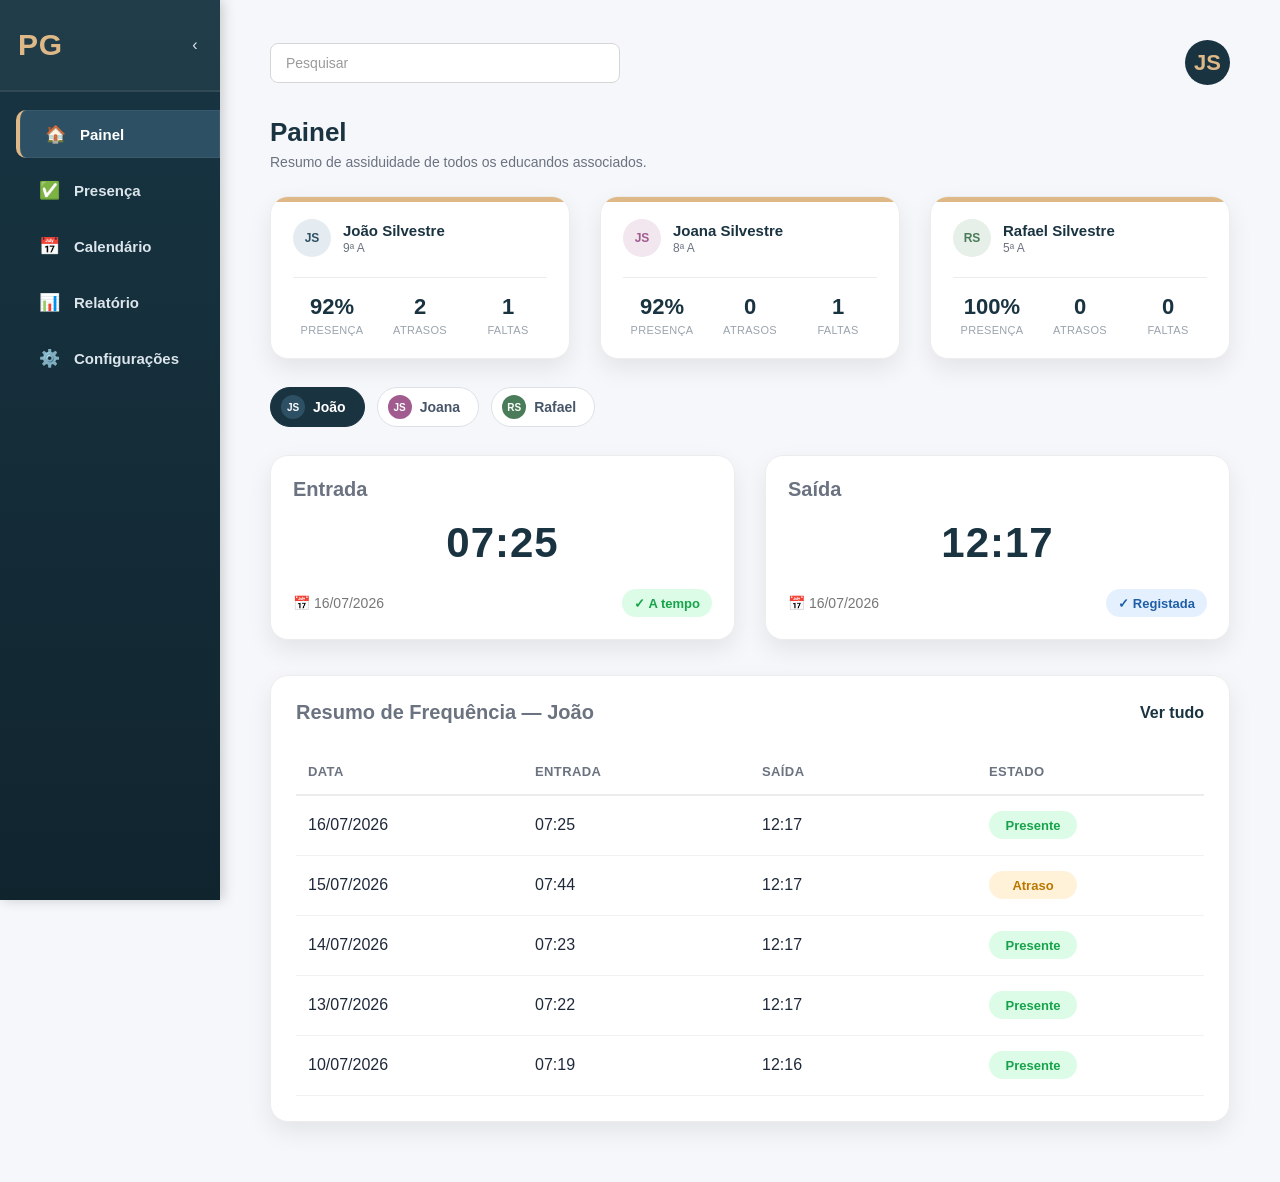
<file: index.html>
<!DOCTYPE html>
<html lang="pt">
<head>
    <meta charset="UTF-8">
    <meta http-equiv="X-UA-Compatible" content="IE=edge">
    <meta name="viewport" content="width=device-width, initial-scale=1.0">
    <title>Painel | Presence Guard</title>
    <link rel="stylesheet" href="style/base.css">
    <link rel="stylesheet" href="style/nav.css">
    <link rel="stylesheet" href="style/animations.css">
    <link rel="stylesheet" href="style/main.css">
    <script>
        (function () {
            try {
                if (localStorage.getItem("pg-nav-collapsed") === "1") {
                    document.documentElement.classList.add("nav-collapsed");
                }
            } catch (e) {}
        })();
    </script>
</head>
<body>
    <main>
        <header>
            <nav class="side-nav" aria-label="Menu Principal">
                <div class="nav-topo">
                    <span class="nav-brand">PG</span>
                    <button type="button" id="navToggle" class="nav-toggle" aria-label="Recolher menu" aria-expanded="true">‹</button>
                </div>
                <ul>
                    <li><a class="active" href="index.html" aria-current="page"><span class="icone">🏠</span><span class="rotulo">Painel</span></a></li>
                    <li><a href="presenca.html"><span class="icone">✅</span><span class="rotulo">Presença</span></a></li>
                    <li><a href="calendario.html"><span class="icone">📅</span><span class="rotulo">Calendário</span></a></li>
                    <li><a href="relatorio.html"><span class="icone">📊</span><span class="rotulo">Relatório</span></a></li>
                    <li><a href="config.html"><span class="icone">⚙️</span><span class="rotulo">Configurações</span></a></li>
                </ul>
            </nav>

            <div class="corpo">
                <div class="cabecalho">
                    <div class="c">
                        <input type="text" placeholder="Pesquisar">
                        <div class="perfil-menu">
                            <button type="button" class="btn-perfil" id="btnPerfilToggle" aria-haspopup="true" aria-expanded="false">JS</button>
                            <div class="perfil-dropdown" id="perfilDropdown" hidden>
                                <div class="perfil-dropdown-cabecalho">
                                    <span class="avatar">JS</span>
                                    <div class="perfil-dropdown-textos">
                                        <strong>Josefa Silvestre</strong>
                                        <span>josefa.silvestre@gmail.com</span>
                                    </div>
                                </div>
                                <div class="perfil-dropdown-itens">
                                    <a href="config.html">⚙️ Configurações</a>
                                    <button type="button" id="btnSair" class="item-sair">↩ Sair</button>
                                </div>
                            </div>
                        </div>
                    </div>
                </div>

                <div class="titulo-pagina entrada-cascata">
                    <div>
                        <h2>Painel</h2>
                        <p>Resumo de assiduidade de todos os educandos associados.</p>
                    </div>
                </div>

                <section class="cards-alunos entrada-cascata" id="cardsAlunos">
                    <!-- Gerado por script/painel.js — um cartão por educando -->
                </section>

                <div class="seletor-educandos entrada-cascata" role="tablist" aria-label="Ver detalhe de um educando">
                    <button class="pill pill-ativa" role="tab" aria-selected="true">
                        <span class="pill-dot" style="background:#2d5064">JS</span> João
                    </button>
                    <button class="pill" role="tab" aria-selected="false">
                        <span class="pill-dot" style="background:#a15b8f">JS</span> Joana
                    </button>
                    <button class="pill" role="tab" aria-selected="false">
                        <span class="pill-dot" style="background:#4a7c59">RS</span> Rafael
                    </button>
                </div>

               <section class="entrada entrada-cascata">
                   <div class="card2">

                        <h1>Entrada</h1>

                        <div class="hora">--:--</div>

                        <div class="rodape-card">

                            <div class="data">
                                <strong>📅</strong> --
                            </div>

                            <span class="estado estado-positivo">
                                ✓ A tempo
                            </span>

                        </div>

                    </div>

                   <div class="card2">

                        <h1>Saída</h1>

                        <div class="hora">--:--</div>

                        <div class="rodape-card">

                            <div class="data">
                                <strong>📅</strong> --
                            </div>

                            <span class="estado estado-info">
                                ✓ Registada
                            </span>

                        </div>

                    </div>
               </section>

               <section class="relatorio">

                    <div class="titulo-relatorio">
                        <h1 id="tituloResumoAluno">Resumo de Frequência</h1>
                        <a href="relatorio.html">Ver tudo</a>
                    </div>

                    <table>

                        <thead>

                            <tr>
                                <th>Data</th>
                                <th>Entrada</th>
                                <th>Saída</th>
                                <th>Estado</th>
                            </tr>

                        </thead>

                        <tbody>
                            <!-- Gerado por script/painel.js -->
                        </tbody>

                    </table>

                </section>
            </div>


        </header>


    </main>

    <script src="script/nav.js" defer></script>
    <script src="script/utils.js" defer></script>
    <script src="script/dados.js" defer></script>
    <script src="script/painel.js" defer></script>
</body>
</html>
</file>
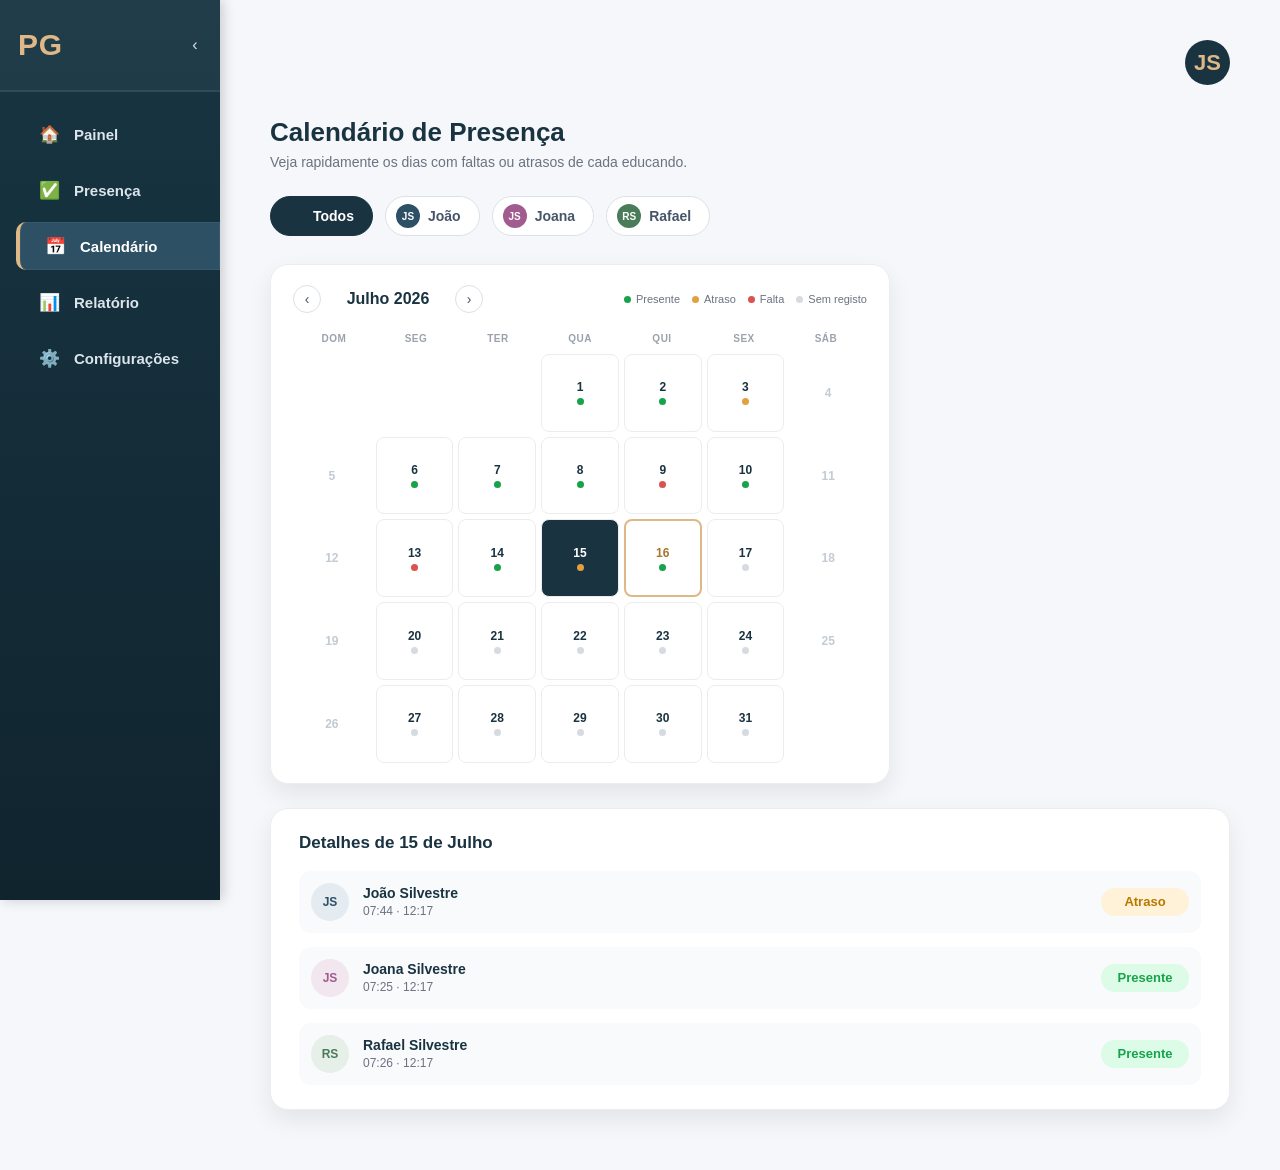
<file: calendario.html>
<!DOCTYPE html>
<html lang="pt">
<head>
    <meta charset="UTF-8">
    <meta http-equiv="X-UA-Compatible" content="IE=edge">
    <meta name="viewport" content="width=device-width, initial-scale=1.0">
    <title>Calendário | Presence Guard</title>
    <link rel="stylesheet" href="style/base.css">
    <link rel="stylesheet" href="style/nav.css">
    <link rel="stylesheet" href="style/animations.css">
    <link rel="stylesheet" href="style/calendario.css">
    <script>
        (function () {
            try {
                if (localStorage.getItem("pg-nav-collapsed") === "1") {
                    document.documentElement.classList.add("nav-collapsed");
                }
            } catch (e) {}
        })();
    </script>
</head>
<body>
    <main>
        <header>
            <nav class="side-nav" aria-label="Menu Principal">
                <div class="nav-topo">
                    <span class="nav-brand">PG</span>
                    <button type="button" id="navToggle" class="nav-toggle" aria-label="Recolher menu" aria-expanded="true">‹</button>
                </div>
                <ul>
                    <li><a href="index.html"><span class="icone">🏠</span><span class="rotulo">Painel</span></a></li>
                    <li><a href="presenca.html"><span class="icone">✅</span><span class="rotulo">Presença</span></a></li>
                    <li><a class="active" href="calendario.html" aria-current="page"><span class="icone">📅</span><span class="rotulo">Calendário</span></a></li>
                    <li><a href="relatorio.html"><span class="icone">📊</span><span class="rotulo">Relatório</span></a></li>
                    <li><a href="config.html"><span class="icone">⚙️</span><span class="rotulo">Configurações</span></a></li>
                </ul>
            </nav>

            <div class="corpo">
                <div class="cabecalho">
                    <div class="c c-sem-pesquisa">
                        <div class="perfil-menu">
                            <button type="button" id="btnPerfilToggle" class="btn-perfil" aria-haspopup="true" aria-expanded="false">JS</button>
                            <div class="perfil-dropdown" id="perfilDropdown" hidden>
                                <div class="perfil-dropdown-cabecalho">
                                    <span class="avatar">JS</span>
                                    <div class="perfil-dropdown-textos">
                                        <strong>Josefa Silvestre</strong>
                                        <span>josefa.silvestre@gmail.com</span>
                                    </div>
                                </div>
                                <div class="perfil-dropdown-itens">
                                    <a href="config.html">⚙️ Configurações</a>
                                    <button type="button" id="btnSair" class="item-sair">↩ Sair</button>
                                </div>
                            </div>
                        </div>
                    </div>
                </div>

                <div class="titulo-pagina">
                    <div>
                        <h2>Calendário de Presença</h2>
                        <p>Veja rapidamente os dias com faltas ou atrasos de cada educando.</p>
                    </div>
                </div>

                <div class="seletor-educandos entrada-cascata" role="tablist" aria-label="Filtrar por educando">
                    <button class="pill pill-ativa" role="tab" aria-selected="true">
                        <span class="pill-dot pill-dot-todos"></span> Todos
                    </button>
                    <button class="pill" role="tab" aria-selected="false">
                        <span class="pill-dot" style="background:#2d5064">JS</span> João
                    </button>
                    <button class="pill" role="tab" aria-selected="false">
                        <span class="pill-dot" style="background:#a15b8f">JS</span> Joana
                    </button>
                    <button class="pill" role="tab" aria-selected="false">
                        <span class="pill-dot" style="background:#4a7c59">RS</span> Rafael
                    </button>
                </div>

                <div class="calendario-card">

                    <div class="calendario-topo">
                        <div class="mes-nav">
                            <button class="mes-btn" aria-label="Mês anterior">‹</button>
                            <h3>Julho 2026</h3>
                            <button class="mes-btn" aria-label="Mês seguinte">›</button>
                        </div>
                        <div class="legenda">
                            <span><i class="ponto ponto-presente"></i> Presente</span>
                            <span><i class="ponto ponto-atraso"></i> Atraso</span>
                            <span><i class="ponto ponto-falta"></i> Falta</span>
                            <span><i class="ponto ponto-vazio"></i> Sem registo</span>
                        </div>
                    </div>

                    <div class="grelha-dias-semana">
                        <span>Dom</span><span>Seg</span><span>Ter</span><span>Qua</span><span>Qui</span><span>Sex</span><span>Sáb</span>
                    </div>

                    <div class="grelha-calendario">
                        <!-- Gerado por script/calendario.js -->
                    </div>
                </div>

                <div class="detalhe-dia">
                    <h3>Detalhes</h3>
                    <div class="detalhe-lista">
                        <!-- Gerado por script/calendario.js -->
                    </div>
                </div>

            </div>
        </header>
    </main>

    <script src="script/nav.js" defer></script>
    <script src="script/utils.js" defer></script>
    <script src="script/dados.js" defer></script>
    <script src="script/calendario.js" defer></script>
</body>
</html>
</file>
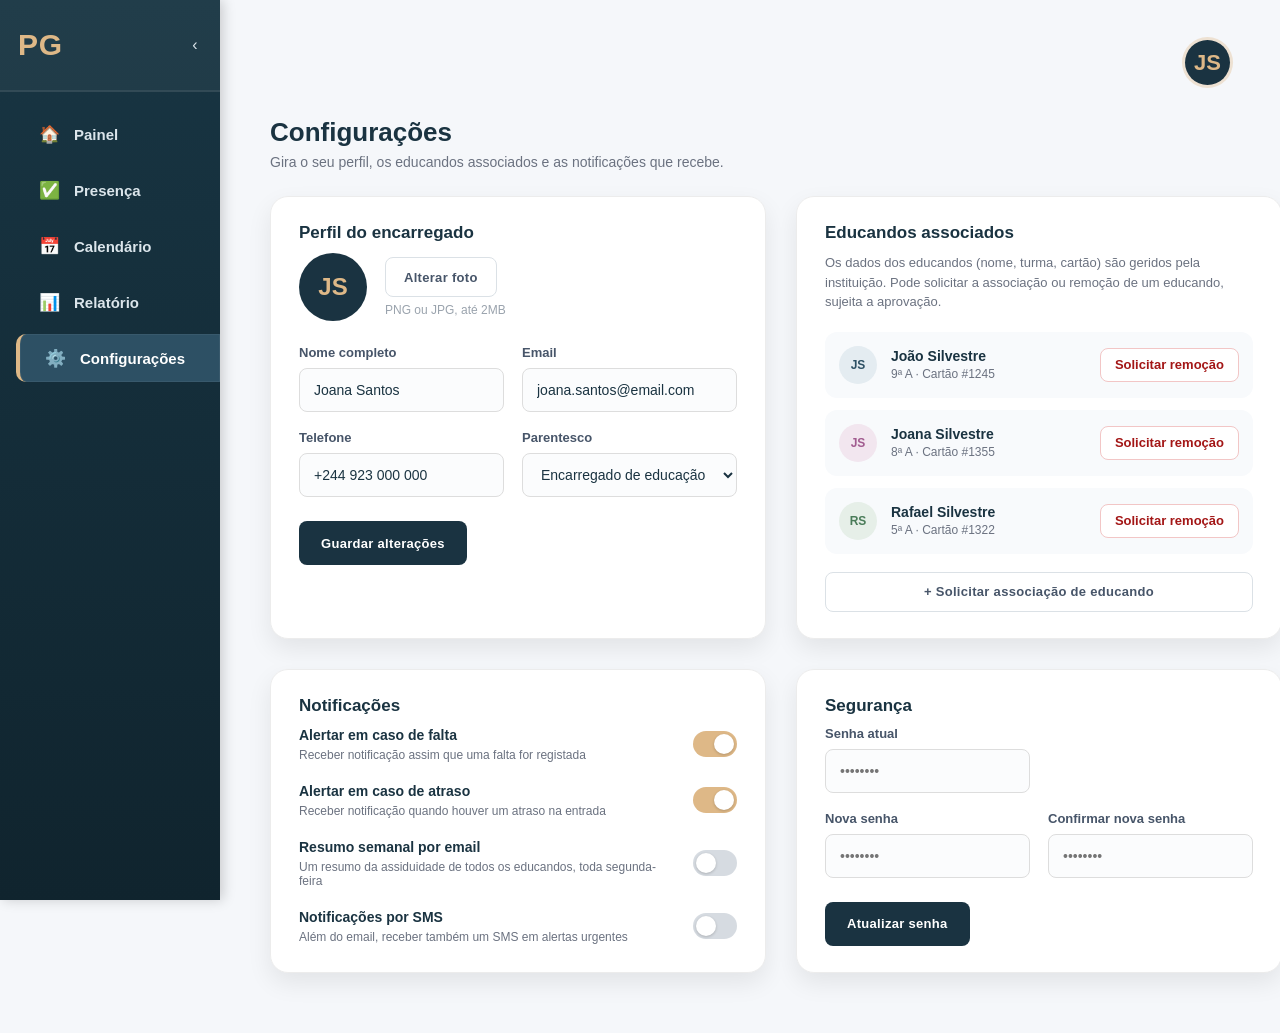
<file: config.html>
<!DOCTYPE html>
<html lang="pt">
<head>
    <meta charset="UTF-8">
    <meta http-equiv="X-UA-Compatible" content="IE=edge">
    <meta name="viewport" content="width=device-width, initial-scale=1.0">
    <title>Configurações | Presence Guard</title>
    <link rel="stylesheet" href="style/base.css">
    <link rel="stylesheet" href="style/nav.css">
    <link rel="stylesheet" href="style/animations.css">
    <link rel="stylesheet" href="style/config.css">
    <link rel="stylesheet" href="style/modals.css">
    <script>
        (function () {
            try {
                if (localStorage.getItem("pg-nav-collapsed") === "1") {
                    document.documentElement.classList.add("nav-collapsed");
                }
            } catch (e) {}
        })();
    </script>
</head>
<body>
    <main>
        <header>
            <nav class="side-nav" aria-label="Menu Principal">
                <div class="nav-topo">
                    <span class="nav-brand">PG</span>
                    <button type="button" id="navToggle" class="nav-toggle" aria-label="Recolher menu" aria-expanded="true">‹</button>
                </div>
                <ul>
                    <li><a href="index.html"><span class="icone">🏠</span><span class="rotulo">Painel</span></a></li>
                    <li><a href="presenca.html"><span class="icone">✅</span><span class="rotulo">Presença</span></a></li>
                    <li><a href="calendario.html"><span class="icone">📅</span><span class="rotulo">Calendário</span></a></li>
                    <li><a href="relatorio.html"><span class="icone">📊</span><span class="rotulo">Relatório</span></a></li>
                    <li><a class="active" href="config.html" aria-current="page"><span class="icone">⚙️</span><span class="rotulo">Configurações</span></a></li>
                </ul>
            </nav>

            <div class="corpo">
                <div class="cabecalho">
                    <div class="c c-sem-pesquisa">
                        <div class="perfil-menu">
                            <button type="button" class="btn-perfil btn-perfil-atual" id="btnPerfilToggle" aria-haspopup="true" aria-expanded="false" title="Está aqui">JS</button>
                            <div class="perfil-dropdown" id="perfilDropdown" hidden>
                                <div class="perfil-dropdown-cabecalho">
                                    <span class="avatar">JS</span>
                                    <div class="perfil-dropdown-textos">
                                        <strong>Josefa Silvestre</strong>
                                        <span>josefa.silvestre@gmail.com</span>
                                    </div>
                                </div>
                                <div class="perfil-dropdown-itens">
                                    <button type="button" id="btnSair" class="item-sair">↩ Sair</button>
                                </div>
                            </div>
                        </div>
                    </div>
                </div>

                <div class="titulo-pagina">
                    <div>
                        <h2>Configurações</h2>
                        <p>Gira o seu perfil, os educandos associados e as notificações que recebe.</p>
                    </div>
                </div>

                <div class="grelha-config entrada-cascata">

                    <section class="painel-config">
                        <h3>Perfil do encarregado</h3>
                        <div class="perfil-editor">
                            <span class="avatar-grande">JS</span>
                            <div class="perfil-editor-acoes">
                                <button class="btn-secundario">Alterar foto</button>
                                <p>PNG ou JPG, até 2MB</p>
                            </div>
                        </div>
                        <div class="form-grelha">
                            <div class="campo">
                                <label for="nome">Nome completo</label>
                                <input type="text" id="nome" value="Joana Santos">
                            </div>
                            <div class="campo">
                                <label for="email">Email</label>
                                <input type="email" id="email" value="joana.santos@email.com">
                            </div>
                            <div class="campo">
                                <label for="telefone">Telefone</label>
                                <input type="tel" id="telefone" value="+244 923 000 000">
                            </div>
                            <div class="campo">
                                <label for="parentesco">Parentesco</label>
                                <select id="parentesco">
                                    <option>Encarregado de educação</option>
                                    <option>Mãe</option>
                                    <option>Pai</option>
                                    <option>Tutor legal</option>
                                </select>
                            </div>
                        </div>
                        <button class="btn-guardar" id="btnGuardarPerfil">Guardar alterações</button>
                    </section>

                    <section class="painel-config">
                        <h3>Educandos associados</h3>
                        <p class="painel-subtitulo">
                            Os dados dos educandos (nome, turma, cartão) são geridos pela instituição.
                            Pode solicitar a associação ou remoção de um educando, sujeita a aprovação.
                        </p>
                        <div class="lista-educandos" id="listaEducandos">
                            <div class="educando-item" data-id="joao">
                                <span class="avatar" style="background:#e4ecf1; color:#2d5064">JS</span>
                                <div class="educando-info">
                                    <strong>João Silvestre</strong>
                                    <span>9ª A · Cartão #1245</span>
                                </div>
                                <button class="btn-remover" aria-label="Solicitar remoção de João Silvestre">Solicitar remoção</button>
                            </div>
                            <div class="educando-item" data-id="joana">
                                <span class="avatar" style="background:#f2e6ef; color:#a15b8f">JS</span>
                                <div class="educando-info">
                                    <strong>Joana Silvestre</strong>
                                    <span>8ª A · Cartão #1355</span>
                                </div>
                                <button class="btn-remover" aria-label="Solicitar remoção de Joana Silvestre">Solicitar remoção</button>
                            </div>
                            <div class="educando-item" data-id="rafael">
                                <span class="avatar" style="background:#e6efe8; color:#4a7c59">RS</span>
                                <div class="educando-info">
                                    <strong>Rafael Silvestre</strong>
                                    <span>5ª A · Cartão #1322</span>
                                </div>
                                <button class="btn-remover" aria-label="Solicitar remoção de Rafael Silvestre">Solicitar remoção</button>
                            </div>
                        </div>
                        <button class="btn-secundario btn-adicionar">+ Solicitar associação de educando</button>
                    </section>

                    <section class="painel-config">
                        <h3>Notificações</h3>
                        <div class="lista-toggles">
                            <div class="toggle-item">
                                <div>
                                    <strong>Alertar em caso de falta</strong>
                                    <p>Receber notificação assim que uma falta for registada</p>
                                </div>
                                <label class="toggle">
                                    <input type="checkbox" data-chave="falta" checked>
                                    <span class="toggle-slider"></span>
                                </label>
                            </div>
                            <div class="toggle-item">
                                <div>
                                    <strong>Alertar em caso de atraso</strong>
                                    <p>Receber notificação quando houver um atraso na entrada</p>
                                </div>
                                <label class="toggle">
                                    <input type="checkbox" data-chave="atraso" checked>
                                    <span class="toggle-slider"></span>
                                </label>
                            </div>
                            <div class="toggle-item">
                                <div>
                                    <strong>Resumo semanal por email</strong>
                                    <p>Um resumo da assiduidade de todos os educandos, toda segunda-feira</p>
                                </div>
                                <label class="toggle">
                                    <input type="checkbox" data-chave="resumo-semanal">
                                    <span class="toggle-slider"></span>
                                </label>
                            </div>
                            <div class="toggle-item">
                                <div>
                                    <strong>Notificações por SMS</strong>
                                    <p>Além do email, receber também um SMS em alertas urgentes</p>
                                </div>
                                <label class="toggle">
                                    <input type="checkbox" data-chave="sms">
                                    <span class="toggle-slider"></span>
                                </label>
                            </div>
                        </div>
                    </section>

                    <section class="painel-config">
                        <h3>Segurança</h3>
                        <div class="form-grelha">
                            <div class="campo">
                                <label for="senha-atual">Senha atual</label>
                                <input type="password" id="senha-atual" placeholder="••••••••" autocomplete="current-password">
                            </div>
                            <div class="campo"></div>
                            <div class="campo">
                                <label for="senha-nova">Nova senha</label>
                                <input type="password" id="senha-nova" placeholder="••••••••" autocomplete="new-password" minlength="6">
                            </div>
                            <div class="campo">
                                <label for="senha-confirmar">Confirmar nova senha</label>
                                <input type="password" id="senha-confirmar" placeholder="••••••••" autocomplete="new-password" minlength="6">
                            </div>
                        </div>
                        <button class="btn-guardar" id="btnAtualizarSenha">Atualizar senha</button>
                    </section>

                </div>
            </div>
        </header>
    </main>

    <div id="modalSolicitar" class="modal-overlay" hidden>
        <div class="modal-caixa modal--pedido" role="dialog" aria-modal="true" aria-labelledby="modalSolicitarTitulo">
            <button type="button" class="modal-fechar" id="fecharModalSolicitar" aria-label="Fechar">&times;</button>
            <span class="modal-icone">🎫</span>
            <h2 id="modalSolicitarTitulo">Solicitar associação de educando</h2>
            <form id="formSolicitar" class="form-justificar">
                <div class="campo">
                    <label for="cartaoEducando">Número do cartão fornecido pela escola</label>
                    <input type="text" id="cartaoEducando" placeholder="Ex: 1288" required>
                </div>
                <div class="campo">
                    <label for="notaEducando">Observação (opcional)</label>
                    <textarea id="notaEducando" rows="3" placeholder="Ex: matrícula feita esta semana…"></textarea>
                </div>
                <button type="submit" class="btn-guardar">Enviar pedido</button>
                <p class="justificar-nota">O educando só aparece na sua lista depois de a escola confirmar a associação ao cartão.</p>
            </form>
        </div>
    </div>

    <script src="script/nav.js" defer></script>
    <script src="script/utils.js" defer></script>
    <script src="script/config.js" defer></script>
</body>
</html>
</file>
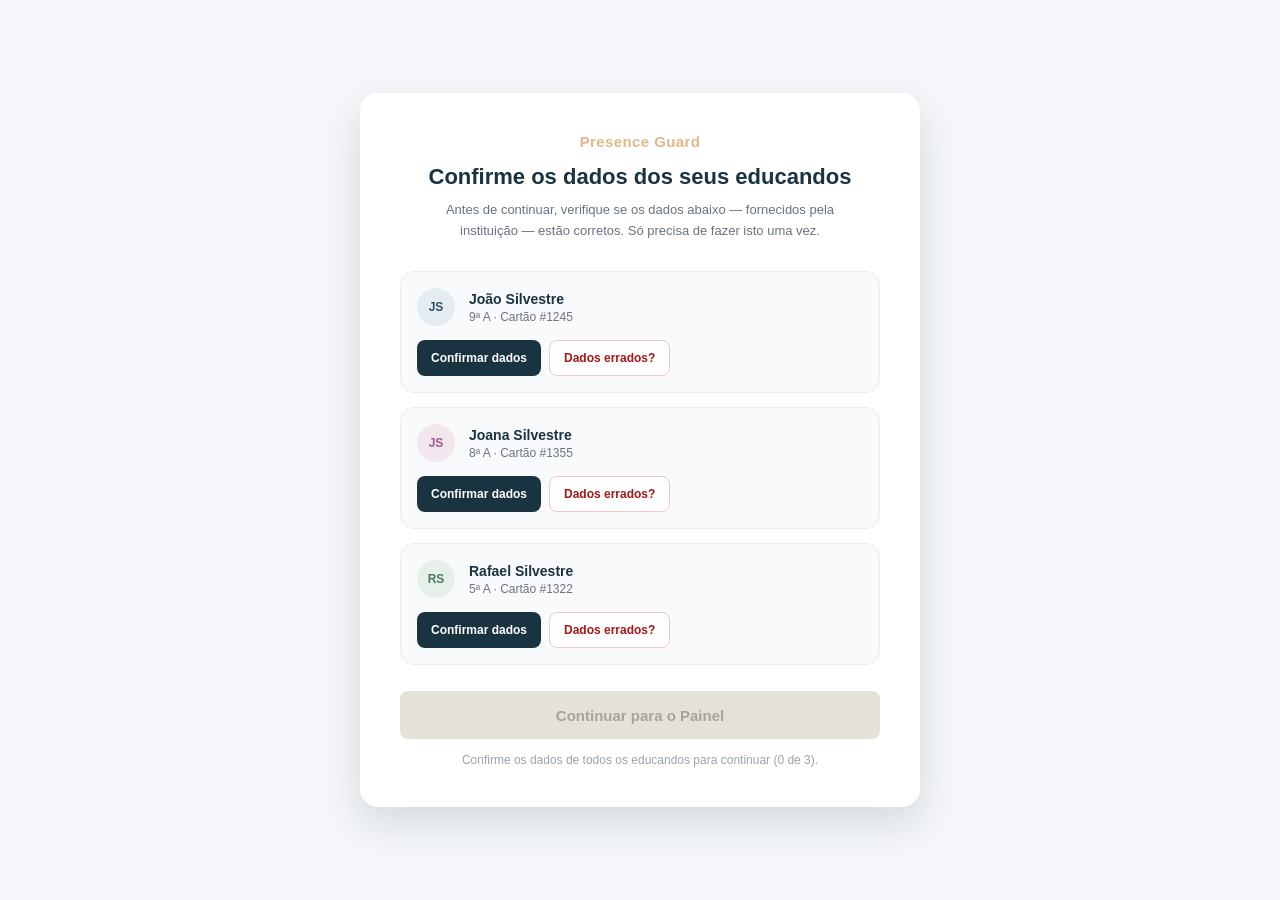
<file: confirmar-educandos.html>
<!DOCTYPE html>
<html lang="pt">
<head>
    <meta charset="UTF-8">
    <meta http-equiv="X-UA-Compatible" content="IE=edge">
    <meta name="viewport" content="width=device-width, initial-scale=1.0">
    <title>Confirmar Educandos | Presence Guard</title>
    <link rel="stylesheet" href="style/base.css">
    <link rel="stylesheet" href="style/animations.css">
    <link rel="stylesheet" href="style/modals.css">
    <link rel="stylesheet" href="style/confirmar.css">
</head>
<body>
    <main class="confirmar-page">
        <section class="confirmar-card" aria-labelledby="confirmar-title">
            <div class="confirmar-topo">
                <span class="confirmar-brand">Presence Guard</span>
                <h1 id="confirmar-title">Confirme os dados dos seus educandos</h1>
                <p>
                    Antes de continuar, verifique se os dados abaixo — fornecidos pela instituição —
                    estão corretos. Só precisa de fazer isto uma vez.
                </p>
            </div>

            <div class="lista-confirmar entrada-cascata" id="listaConfirmar">
                <div class="confirmar-item" data-id="joao" data-aluno="João Silvestre">
                    <span class="avatar" style="background:#e4ecf1; color:#2d5064">JS</span>
                    <div class="confirmar-info">
                        <strong>João Silvestre</strong>
                        <span>9ª A · Cartão #1245</span>
                    </div>
                    <div class="confirmar-acoes">
                        <button type="button" class="btn-confirmar">Confirmar dados</button>
                        <button type="button" class="btn-reportar">Dados errados?</button>
                    </div>
                </div>

                <div class="confirmar-item" data-id="joana" data-aluno="Joana Silvestre">
                    <span class="avatar" style="background:#f2e6ef; color:#a15b8f">JS</span>
                    <div class="confirmar-info">
                        <strong>Joana Silvestre</strong>
                        <span>8ª A · Cartão #1355</span>
                    </div>
                    <div class="confirmar-acoes">
                        <button type="button" class="btn-confirmar">Confirmar dados</button>
                        <button type="button" class="btn-reportar">Dados errados?</button>
                    </div>
                </div>

                <div class="confirmar-item" data-id="rafael" data-aluno="Rafael Silvestre">
                    <span class="avatar" style="background:#e6efe8; color:#4a7c59">RS</span>
                    <div class="confirmar-info">
                        <strong>Rafael Silvestre</strong>
                        <span>5ª A · Cartão #1322</span>
                    </div>
                    <div class="confirmar-acoes">
                        <button type="button" class="btn-confirmar">Confirmar dados</button>
                        <button type="button" class="btn-reportar">Dados errados?</button>
                    </div>
                </div>
            </div>

            <button type="button" class="btn-continuar" id="btnContinuar" disabled>Continuar para o Painel</button>
            <p class="confirmar-nota" id="confirmarNota">Confirme os dados de todos os educandos para continuar (0 de 3).</p>
        </section>
    </main>

    <div id="modalReportar" class="modal-overlay" hidden>
        <div class="modal-caixa modal--alerta" role="dialog" aria-modal="true" aria-labelledby="modalReportarTitulo">
            <button type="button" class="modal-fechar" id="fecharModalReportar" aria-label="Fechar">&times;</button>
            <span class="modal-icone">⚠️</span>
            <h2 id="modalReportarTitulo">Reportar dados incorretos</h2>
            <p class="justificar-subtitulo"><span id="reportarAluno"></span></p>
            <form id="formReportar" class="form-justificar">
                <div class="campo">
                    <label for="reportarDescricao">O que está errado?</label>
                    <textarea id="reportarDescricao" rows="4" placeholder="Ex: a turma está desatualizada, o nome tem um erro…" required></textarea>
                </div>
                <button type="submit" class="btn-guardar">Enviar à secretaria</button>
                <p class="justificar-nota">A escola vai rever e corrigir os dados. Pode continuar a usar a aplicação enquanto isso.</p>
            </form>
        </div>
    </div>

    <script src="script/utils.js" defer></script>
    <script src="script/confirmar-educandos.js" defer></script>
</body>
</html>
</file>
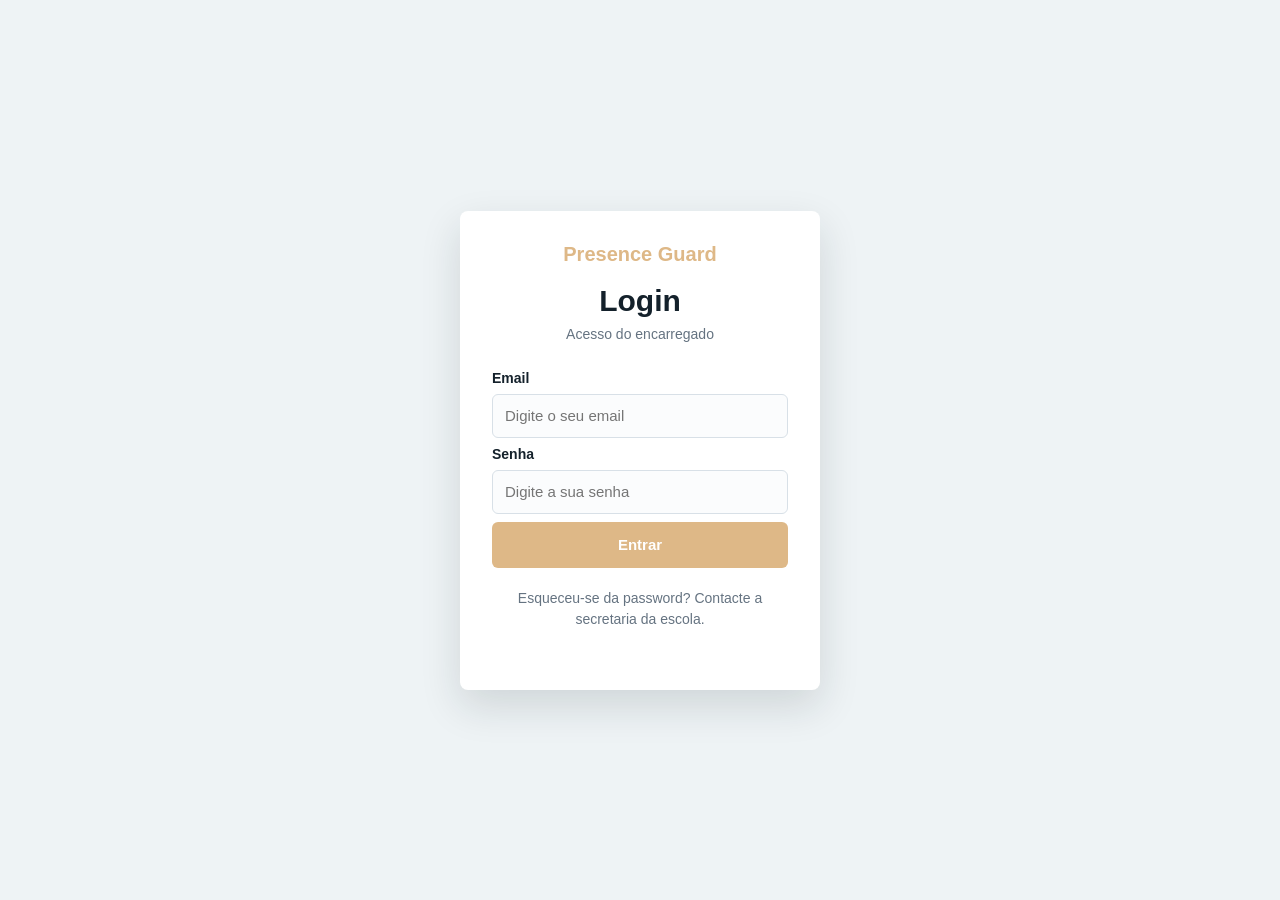
<file: login.html>
<!DOCTYPE html>
<html lang="pt">
<head>
    <meta charset="UTF-8">
    <meta http-equiv="X-UA-Compatible" content="IE=edge">
    <meta name="viewport" content="width=device-width, initial-scale=1.0">
    <title>Login | Presence Guard</title>
    <link rel="stylesheet" href="style/style.css">
</head>
<body>
    <main class="login-page">
        <section class="login-card" aria-labelledby="login-title">
            <div class="login-brand">Presence Guard</div>
            <h1 id="login-title">Login</h1>
            <p>Acesso do encarregado</p>
            <form action="confirmar-educandos.html" class="login-form">
                <div class="field">
                    <label for="email">Email</label>
                    <input type="email" id="email" placeholder="Digite o seu email" autocomplete="email" required>
                </div>
                <div class="field">
                    <label for="password">Senha</label>
                    <input type="password" id="password" placeholder="Digite a sua senha" autocomplete="current-password" minlength="6" required>
                </div>
                <button type="submit">Entrar</button>
            </form>
            <p class="login-ajuda">Esqueceu-se da password? Contacte a secretaria da escola.</p>
        </section>
    </main>
</body>
</html>
</file>
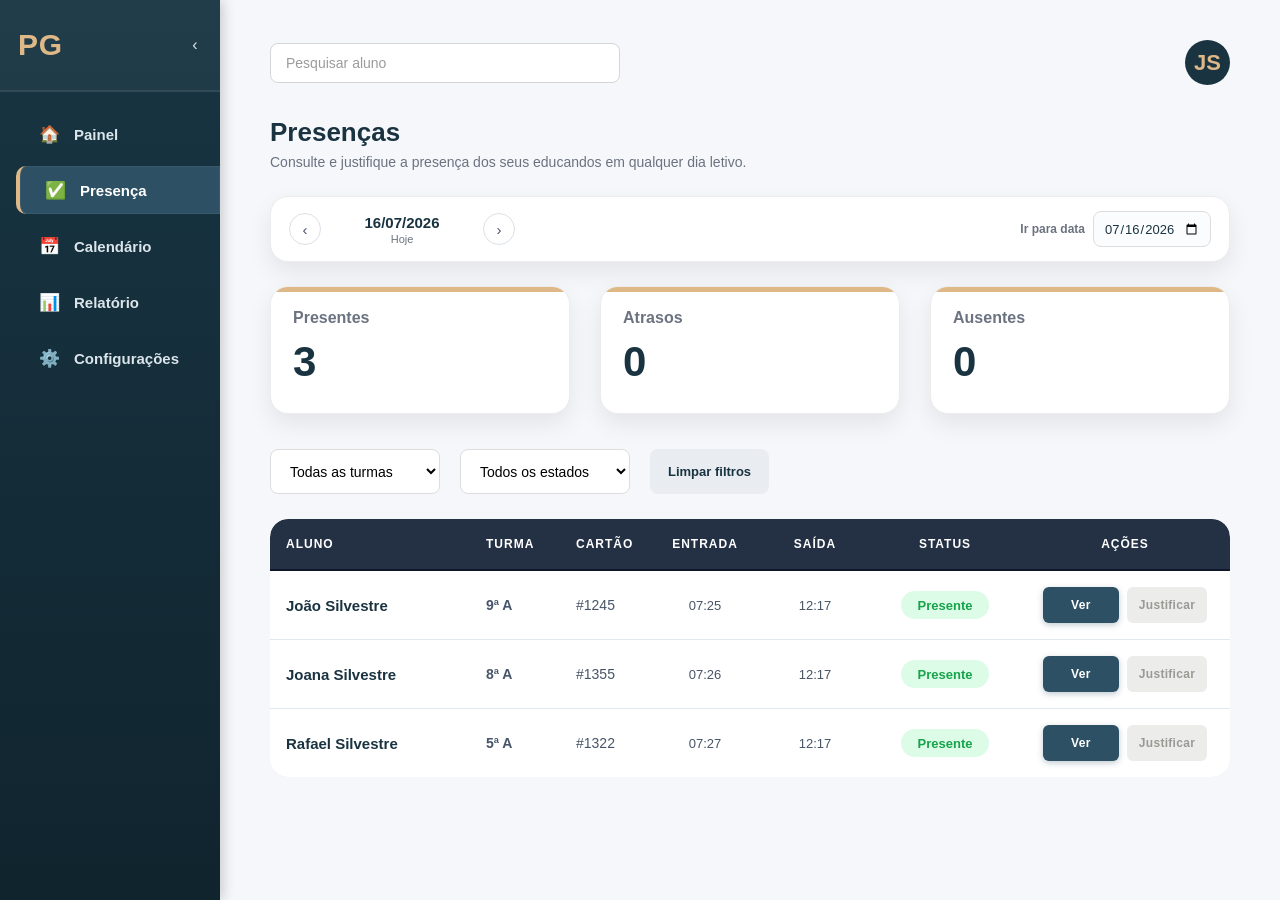
<file: presenca.html>
<!DOCTYPE html>
<html lang="pt">
<head>
    <meta charset="UTF-8">
    <meta http-equiv="X-UA-Compatible" content="IE=edge">
    <meta name="viewport" content="width=device-width, initial-scale=1.0">
    <title>Presenças | Presence Guard</title>
    <link rel="stylesheet" href="style/base.css">
    <link rel="stylesheet" href="style/nav.css">
    <link rel="stylesheet" href="style/animations.css">
    <link rel="stylesheet" href="style/presenca.css">
    <link rel="stylesheet" href="style/modals.css">
    <script>
        (function () {
            try {
                if (localStorage.getItem("pg-nav-collapsed") === "1") {
                    document.documentElement.classList.add("nav-collapsed");
                }
            } catch (e) {}
        })();
    </script>
</head>
<body>

    <main>
        <header>
            <nav class="side-nav" aria-label="Menu Principal">
                <div class="nav-topo">
                    <span class="nav-brand">PG</span>
                    <button type="button" id="navToggle" class="nav-toggle" aria-label="Recolher menu" aria-expanded="true">‹</button>
                </div>
                <ul>
                    <li><a href="index.html"><span class="icone">🏠</span><span class="rotulo">Painel</span></a></li>
                    <li><a class="active" href="presenca.html" aria-current="page"><span class="icone">✅</span><span class="rotulo">Presença</span></a></li>
                    <li><a href="calendario.html"><span class="icone">📅</span><span class="rotulo">Calendário</span></a></li>
                    <li><a href="relatorio.html"><span class="icone">📊</span><span class="rotulo">Relatório</span></a></li>
                    <li><a href="config.html"><span class="icone">⚙️</span><span class="rotulo">Configurações</span></a></li>
                </ul>
            </nav>

           <div class="corpo">
            <div class="cabecalho">
                <div class="c">
                    <input type="text" id="pesquisaAluno" placeholder="Pesquisar aluno">
                    <div class="perfil-menu">
                        <button type="button" class="btn-perfil" id="btnPerfilToggle" aria-haspopup="true" aria-expanded="false">JS</button>
                        <div class="perfil-dropdown" id="perfilDropdown" hidden>
                            <div class="perfil-dropdown-cabecalho">
                                <span class="avatar">JS</span>
                                <div class="perfil-dropdown-textos">
                                    <strong>Josefa Silvestre</strong>
                                    <span>josefa.silvestre@gmail.com</span>
                                </div>
                            </div>
                            <div class="perfil-dropdown-itens">
                                <a href="config.html">⚙️ Configurações</a>
                                <button type="button" id="btnSair" class="item-sair">↩ Sair</button>
                            </div>
                        </div>
                    </div>
                </div>
            </div>

            <div class="titulo-pagina entrada-cascata">
                <div>
                    <h2>Presenças</h2>
                    <p>Consulte e justifique a presença dos seus educandos em qualquer dia letivo.</p>
                </div>
            </div>

            <!-- Navegador de data — permite voltar a dias anteriores para justificar
                 faltas/atrasos que não sejam de hoje. -->
            <div class="data-nav entrada-cascata">
                <button type="button" id="diaAnterior" class="dia-nav-btn" aria-label="Dia anterior">‹</button>
                <div class="data-nav-atual">
                    <strong id="dataAtualTexto">16/07/2026</strong>
                    <span id="dataAtualRotulo">Hoje</span>
                </div>
                <button type="button" id="diaSeguinte" class="dia-nav-btn" aria-label="Dia seguinte">›</button>
                <label class="input-data-wrap">
                    <span>Ir para data</span>
                    <input type="date" id="seletorData" class="input-data-nav">
                </label>
            </div>

             <div class="resumo entrada-cascata">
                 <div class="card-resumo">
                   <h3>Presentes</h3>
                    <span id="totalPresentes">0</span>
                 </div>
                 <div class="card-resumo">
                    <h3>Atrasos</h3>
                    <span id="totalAtrasos">0</span>
                 </div>
                 <div class="card-resumo">
                    <h3>Ausentes</h3>
                    <span id="totalAusentes">0</span>
                 </div>
             </div>

             <div class="filtros">
                 <select id="filtroTurma">
                     <option value="todas">Todas as turmas</option>
                     <option value="9ª A">9ª A</option>
                     <option value="8ª A">8ª A</option>
                     <option value="5ª A">5ª A</option>
                 </select>

                 <select id="filtroStatus">
                     <option value="todos">Todos os estados</option>
                     <option value="presente">Presente</option>
                     <option value="atraso">Atraso</option>
                     <option value="ausente">Ausente</option>
                 </select>

                 <button type="button" id="limparFiltros" class="btn-limpar">Limpar filtros</button>
             </div>

             <div class="tabela-scroll">
             <table class="table-presencas">
                 <thead>
                     <tr>
                         <th>Aluno</th>
                         <th>Turma</th>
                         <th>Cartão</th>
                         <th>Entrada</th>
                         <th>Saída</th>
                         <th>Status</th>
                         <th>Ações</th>
                     </tr>
                 </thead>
                <tbody id="corpoTabela">
                     <!-- Gerado por script/presenca.js a partir de PG_DADOS,
                          consoante a data selecionada no navegador acima. -->
                 </tbody>
             </table>
             </div>

             <p id="semResultados" class="sem-resultados" hidden>Nenhum aluno encontrado com estes filtros.</p>
        </div>
        </header>
    </main>

    <div id="modalVer" class="modal-overlay" hidden>
        <div class="modal-caixa" role="dialog" aria-modal="true" aria-labelledby="modalTitulo">
            <button type="button" class="modal-fechar" id="fecharModal" aria-label="Fechar">&times;</button>
            <h2 id="modalTitulo">Detalhes</h2>
            <dl class="modal-lista">
                <dt>Turma</dt><dd id="modalTurma"></dd>
                <dt>Cartão</dt><dd id="modalCartao"></dd>
                <dt>Entrada</dt><dd id="modalEntrada"></dd>
                <dt>Saída</dt><dd id="modalSaida"></dd>
                <dt>Status</dt><dd id="modalStatus"></dd>
            </dl>
        </div>
    </div>

    <div id="modalJustificar" class="modal-overlay" hidden>
        <div class="modal-caixa" role="dialog" aria-modal="true" aria-labelledby="modalJustificarTitulo">
            <button type="button" class="modal-fechar" id="fecharModalJustificar" aria-label="Fechar">&times;</button>
            <h2 id="modalJustificarTitulo">Justificar registo</h2>
            <p class="justificar-subtitulo">
                <span id="justificarAluno"></span> · <span id="justificarData"></span> ·
                <span id="justificarEstadoAtual"></span>
            </p>
            <form id="formJustificar" class="form-justificar">
                <div class="campo">
                    <label for="justificarMotivo">Motivo</label>
                    <textarea id="justificarMotivo" rows="4" placeholder="Descreva o motivo da falta ou do atraso…" required></textarea>
                </div>
                <div class="campo">
                    <label for="justificarAnexo">Comprovativo (opcional)</label>
                    <input type="file" id="justificarAnexo" accept=".pdf,.jpg,.jpeg,.png">
                    <p class="campo-ajuda">Ex.: declaração médica ou justificação da encarregada de educação. PDF ou imagem, até 5MB.</p>
                </div>
                <button type="submit" class="btn-guardar">Enviar justificação</button>
                <p class="justificar-nota">A justificação fica pendente de aprovação pela escola e não altera o registo apresentado.</p>
            </form>
        </div>
    </div>

    <script src="script/nav.js" defer></script>
    <script src="script/utils.js" defer></script>
    <script src="script/dados.js" defer></script>
    <script src="script/presenca.js" defer></script>
</body>
</html>
</file>
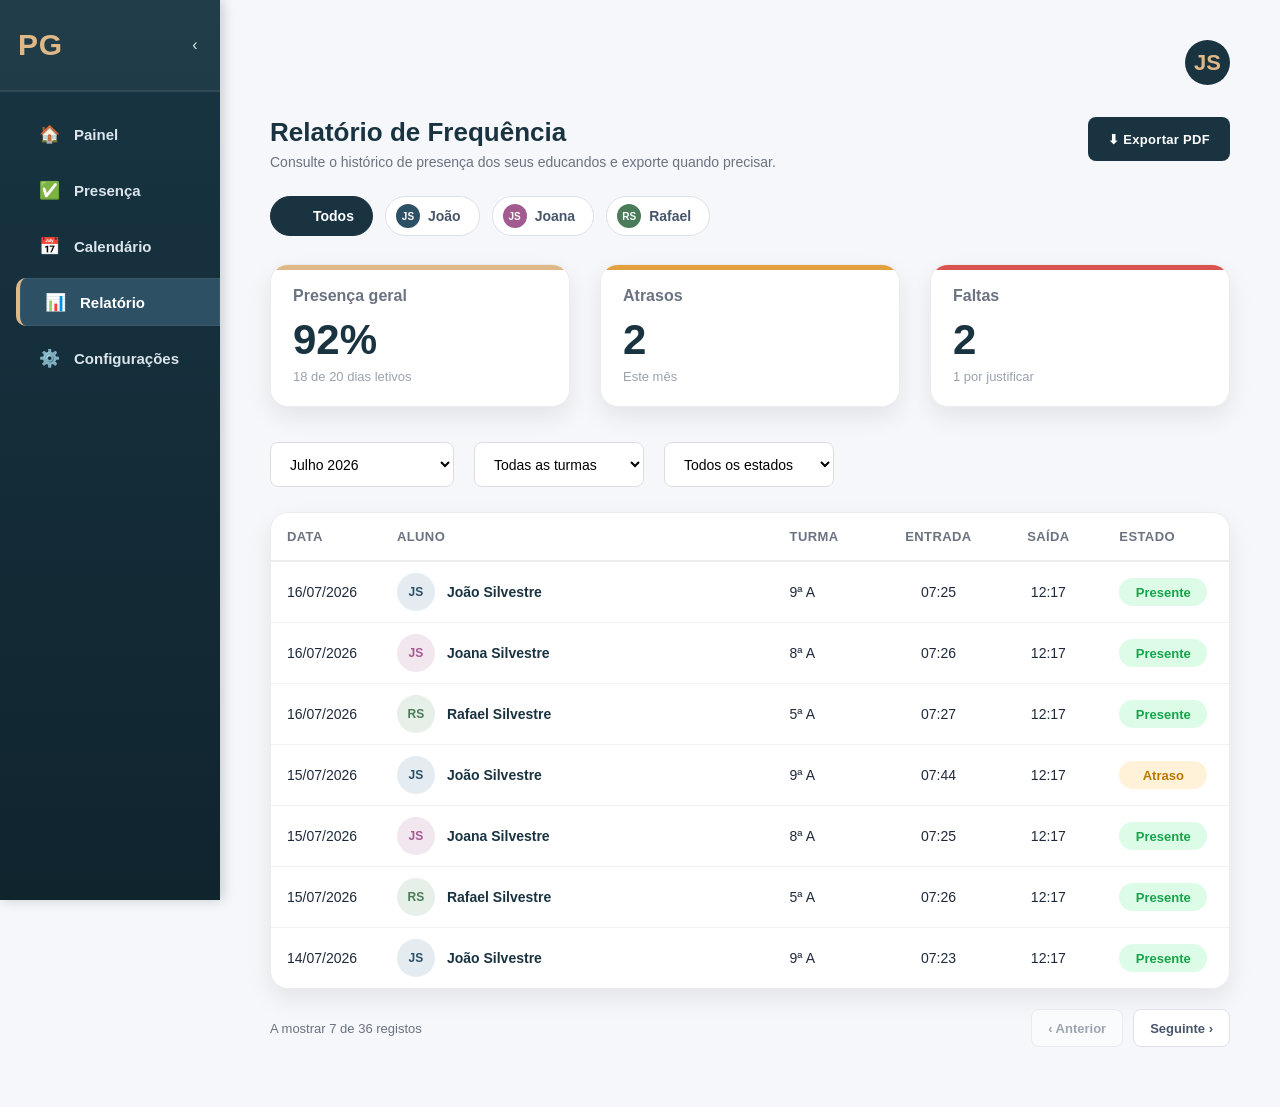
<file: relatorio.html>
<!DOCTYPE html>
<html lang="pt">
<head>
    <meta charset="UTF-8">
    <meta http-equiv="X-UA-Compatible" content="IE=edge">
    <meta name="viewport" content="width=device-width, initial-scale=1.0">
    <title>Relatório | Presence Guard</title>
    <link rel="stylesheet" href="style/base.css">
    <link rel="stylesheet" href="style/nav.css">
    <link rel="stylesheet" href="style/animations.css">
    <link rel="stylesheet" href="style/relatorio.css">
    <script>
        (function () {
            try {
                if (localStorage.getItem("pg-nav-collapsed") === "1") {
                    document.documentElement.classList.add("nav-collapsed");
                }
            } catch (e) {}
        })();
    </script>
</head>
<body>
    <main>
        <header>
            <nav class="side-nav" aria-label="Menu Principal">
                <div class="nav-topo">
                    <span class="nav-brand">PG</span>
                    <button type="button" id="navToggle" class="nav-toggle" aria-label="Recolher menu" aria-expanded="true">‹</button>
                </div>
                <ul>
                    <li><a href="index.html"><span class="icone">🏠</span><span class="rotulo">Painel</span></a></li>
                    <li><a href="presenca.html"><span class="icone">✅</span><span class="rotulo">Presença</span></a></li>
                    <li><a href="calendario.html"><span class="icone">📅</span><span class="rotulo">Calendário</span></a></li>
                    <li><a class="active" href="relatorio.html" aria-current="page"><span class="icone">📊</span><span class="rotulo">Relatório</span></a></li>
                    <li><a href="config.html"><span class="icone">⚙️</span><span class="rotulo">Configurações</span></a></li>
                </ul>
            </nav>

            <div class="corpo">
                <div class="cabecalho">
                    <div class="c c-sem-pesquisa">
                        <div class="perfil-menu">
                            <button type="button" class="btn-perfil" id="btnPerfilToggle" aria-haspopup="true" aria-expanded="false">JS</button>
                            <div class="perfil-dropdown" id="perfilDropdown" hidden>
                                <div class="perfil-dropdown-cabecalho">
                                    <span class="avatar">JS</span>
                                    <div class="perfil-dropdown-textos">
                                        <strong>Josefa Silvestre</strong>
                                        <span>josefa.silvestre@gmail.com</span>
                                    </div>
                                </div>
                                <div class="perfil-dropdown-itens">
                                    <a href="config.html">⚙️ Configurações</a>
                                    <button type="button" id="btnSair" class="item-sair">↩ Sair</button>
                                </div>
                            </div>
                        </div>
                    </div>
                </div>

                <div class="titulo-pagina">
                    <div>
                        <h2>Relatório de Frequência</h2>
                        <p>Consulte o histórico de presença dos seus educandos e exporte quando precisar.</p>
                    </div>
                    <button class="btn-exportar">⬇ Exportar PDF</button>
                </div>

                <div class="seletor-educandos" role="tablist" aria-label="Filtrar por educando">
                    <button class="pill pill-ativa" role="tab" aria-selected="true">
                        <span class="pill-dot pill-dot-todos"></span> Todos
                    </button>
                    <button class="pill" role="tab" aria-selected="false">
                        <span class="pill-dot" style="background:#2d5064">JS</span> João
                    </button>
                    <button class="pill" role="tab" aria-selected="false">
                        <span class="pill-dot" style="background:#a15b8f">JS</span> Joana
                    </button>
                    <button class="pill" role="tab" aria-selected="false">
                        <span class="pill-dot" style="background:#4a7c59">RS</span> Rafael
                    </button>
                </div>

                <div class="resumo entrada-cascata">
                    <div class="card-resumo card-ouro">
                        <h3>Presença geral</h3>
                        <span>92%</span>
                        <p>18 de 20 dias letivos</p>
                    </div>
                    <div class="card-resumo card-laranja">
                        <h3>Atrasos</h3>
                        <span>2</span>
                        <p>Este mês</p>
                    </div>
                    <div class="card-resumo card-vermelho">
                        <h3>Faltas</h3>
                        <span>2</span>
                        <p>1 por justificar</p>
                    </div>
                </div>

                <div class="filtros">
                    <select aria-label="Filtrar por período">
                        <option>Julho 2026</option>
                        <option>Junho 2026</option>
                        <option>Maio 2026</option>
                        <option>Ano letivo 2025/2026</option>
                    </select>
                    <select aria-label="Filtrar por turma">
                        <option>Todas as turmas</option>
                        <option>9ª A</option>
                        <option>8ª A</option>
                        <option>5ª A</option>
                    </select>
                    <select aria-label="Filtrar por estado">
                        <option>Todos os estados</option>
                        <option>Presente</option>
                        <option>Atraso</option>
                        <option>Falta</option>
                    </select>
                </div>

                <div class="tabela-wrapper">
                    <table class="table-relatorio">
                        <thead>
                            <tr>
                                <th>Data</th>
                                <th>Aluno</th>
                                <th>Turma</th>
                                <th>Entrada</th>
                                <th>Saída</th>
                                <th>Estado</th>
                            </tr>
                        </thead>
                        <tbody>
                            <tr>
                                <td>16/07/2026</td>
                                <td class="aluno-cel"><span class="avatar" style="background:#e4ecf1; color:#2d5064">JS</span>João Silvestre</td>
                                <td>9ª A</td>
                                <td>07:32</td>
                                <td>12:15</td>
                                <td><span class="status-presente">Presente</span></td>
                            </tr>
                            <tr>
                                <td>16/07/2026</td>
                                <td class="aluno-cel"><span class="avatar" style="background:#f2e6ef; color:#a15b8f">JS</span>Joana Silvestre</td>
                                <td>8ª A</td>
                                <td>--</td>
                                <td>--</td>
                                <td><span class="status-falta">Falta</span></td>
                            </tr>
                            <tr>
                                <td>16/07/2026</td>
                                <td class="aluno-cel"><span class="avatar" style="background:#e6efe8; color:#4a7c59">RS</span>Rafael Silvestre</td>
                                <td>5ª A</td>
                                <td>07:20</td>
                                <td>12:10</td>
                                <td><span class="status-presente">Presente</span></td>
                            </tr>
                            <tr>
                                <td>15/07/2026</td>
                                <td class="aluno-cel"><span class="avatar" style="background:#e4ecf1; color:#2d5064">JS</span>João Silvestre</td>
                                <td>9ª A</td>
                                <td>07:41</td>
                                <td>12:18</td>
                                <td><span class="status-atraso">Atraso</span></td>
                            </tr>
                            <tr>
                                <td>15/07/2026</td>
                                <td class="aluno-cel"><span class="avatar" style="background:#f2e6ef; color:#a15b8f">JS</span>Joana Silvestre</td>
                                <td>8ª A</td>
                                <td>07:22</td>
                                <td>12:29</td>
                                <td><span class="status-presente">Presente</span></td>
                            </tr>
                            <tr>
                                <td>14/07/2026</td>
                                <td class="aluno-cel"><span class="avatar" style="background:#e6efe8; color:#4a7c59">RS</span>Rafael Silvestre</td>
                                <td>5ª A</td>
                                <td>07:18</td>
                                <td>12:11</td>
                                <td><span class="status-presente">Presente</span></td>
                            </tr>
                            <tr>
                                <td>13/07/2026</td>
                                <td class="aluno-cel"><span class="avatar" style="background:#e4ecf1; color:#2d5064">JS</span>João Silvestre</td>
                                <td>9ª A</td>
                                <td>--</td>
                                <td>--</td>
                                <td><span class="status-falta">Falta</span></td>
                            </tr>
                        </tbody>
                    </table>
                </div>

                <div class="paginacao">
                    <span>A mostrar 7 de 58 registos</span>
                    <div class="paginacao-botoes">
                        <button class="pg-btn" disabled>‹ Anterior</button>
                        <button class="pg-btn">Seguinte ›</button>
                    </div>
                </div>
            </div>
        </header>
    </main>

    <script src="script/nav.js" defer></script>
    <script src="script/utils.js" defer></script>
    <script src="script/dados.js" defer></script>
    <script src="script/relatorio.js" defer></script>
</body>
</html>
</file>
<file: style/base.css>
/* ==========================================================================
   Presence Guard — Base
   Reset + variáveis + componentes partilhados por TODAS as páginas.
   Carregar sempre antes de nav.css e do CSS específico da página.
   ========================================================================== */

:root{
    --nav-width: 220px;
    --nav-width-collapsed: 76px;
    --azul-escuro: #1a3341;
    --azul-hover: #244759;
    --azul-selecionado: #2d5064;
    --dourado: burlywood;
    --dourado-hover: #c99b5d;
    --fundo: #f5f7fa;
    --texto-suave: #6b7280;
    --texto-fraco: #9aa3ad;
    --borda: #ececec;
    --borda-forte: #dbe1e6;
    --sombra-card: 0 10px 25px rgba(0, 0, 0, .08);
    --raio: 18px;
    --raio-sm: 8px;
    --transicao: .2s ease;
    --transicao-lenta: .3s ease;
}

/* RESET — box-sizing border-box em tudo evita que padding/border alterem
   a largura calculada dos elementos, o que era a principal causa de
   pequenas diferenças de tamanho entre páginas. */
*,
*::before,
*::after{
    margin: 0;
    padding: 0;
    box-sizing: border-box;
}

html{
    scroll-behavior: smooth;
}

body{
    min-height: 100vh;
    font-family: Arial, Helvetica, sans-serif;
    background: var(--fundo);
    color: #14212b;
    overflow-x: hidden;
}

main,
header{
    display: block;
}

/* ==========================================================================
   Área de conteúdo — deslocada pela largura fixa do menu lateral.
   A margem faz a transição em conjunto com a barra (ver nav.css) para que
   nada "salte" quando o menu é recolhido/expandido.
   ========================================================================== */
.corpo{
    min-height: 100vh;
    margin-left: var(--nav-width);
    padding: 40px 50px 60px;
    transition: margin-left var(--transicao-lenta);
    overflow-x: hidden;
}

.nav-collapsed .corpo{
    margin-left: var(--nav-width-collapsed);
}

/* ==========================================================================
   Cabeçalho de página (pesquisa + avatar de perfil)
   ========================================================================== */
.cabecalho{
    margin-bottom: 32px;
    overflow: visible;
}

.cabecalho .c{
    display: flex;
    justify-content: space-between;
    align-items: center;
    width: 100%;
    gap: 20px;
}

.cabecalho .c.c-sem-pesquisa{
    justify-content: flex-end;
}

.cabecalho input{
    width: 350px;
    max-width: 100%;
    height: 40px;
    padding: 0 15px;
    border: 1px solid #d6d6d6;
    border-radius: var(--raio-sm);
    background: #fff;
    font-size: 14px;
    outline: none;
    transition: all var(--transicao-lenta);
}

.cabecalho input:focus{
    border-color: var(--dourado);
    box-shadow: 0 0 0 3px rgba(222, 184, 135, .25);
}

.cabecalho input::placeholder{
    color: #9b9b9b;
}

.btn-perfil{
    display: flex;
    align-items: center;
    justify-content: center;
    flex-shrink: 0;
    width: 45px;
    height: 45px;
    border: none;
    border-radius: 50%;
    background: var(--azul-escuro);
    color: var(--dourado);
    text-decoration: none;
    font-size: 22px;
    font-weight: 700;
    cursor: pointer;
    transition: all var(--transicao-lenta);
}

.btn-perfil:hover{
    transform: scale(1.08);
    background: var(--azul-hover);
}

.btn-perfil-atual{
    cursor: pointer;
    box-shadow: 0 0 0 3px rgba(222, 184, 135, .35);
}

.btn-perfil-atual:hover{
    transform: none;
    background: var(--azul-escuro);
}

/* ---- Menu de perfil (dropdown com Configurações / Sair) ----
   Ver script/nav.js para o comportamento de abrir/fechar. Aparece em todas
   as páginas para garantir que o logout está sempre visível e a um clique
   de distância — importante porque o acesso é feito com credenciais dadas
   pela instituição, muitas vezes em dispositivos partilhados. */
.perfil-menu{
    position: relative;
    flex-shrink: 0;
}

.perfil-dropdown{
    position: absolute;
    top: calc(100% + 12px);
    right: 0;
    z-index: 150;
    width: 240px;
    background: #fff;
    border: 1px solid var(--borda);
    border-radius: 14px;
    box-shadow: 0 16px 36px rgba(15, 23, 42, .18);
    overflow: hidden;
    animation: pg-fade-up .2s ease both;
}

.perfil-dropdown[hidden]{
    display: none;
}

.perfil-dropdown-cabecalho{
    display: flex;
    align-items: center;
    gap: 12px;
    padding: 16px;
    background: #f8fafc;
    border-bottom: 1px solid var(--borda);
}

.perfil-dropdown-cabecalho .avatar{
    width: 40px;
    height: 40px;
    background: var(--azul-escuro);
    color: var(--dourado);
    font-size: 14px;
}

.perfil-dropdown-textos{
    display: flex;
    flex-direction: column;
    gap: 2px;
    min-width: 0;
}

.perfil-dropdown-textos strong{
    font-size: 13px;
    color: var(--azul-escuro);
    overflow: hidden;
    text-overflow: ellipsis;
    white-space: nowrap;
}

.perfil-dropdown-textos span{
    font-size: 11px;
    color: var(--texto-suave);
    overflow: hidden;
    text-overflow: ellipsis;
    white-space: nowrap;
}

.perfil-dropdown-itens{
    padding: 6px;
}

.perfil-dropdown a,
.perfil-dropdown button{
    display: flex;
    align-items: center;
    gap: 10px;
    width: 100%;
    height: 42px;
    padding: 0 10px;
    border: none;
    border-radius: 9px;
    background: #fff;
    color: #334155;
    font-size: 13px;
    font-weight: 600;
    text-align: left;
    text-decoration: none;
    transition: background .15s ease;
}

.perfil-dropdown a:hover,
.perfil-dropdown button:hover{
    background: #f1f5f9;
}

.perfil-dropdown .item-sair{
    color: #a31616;
}

.perfil-dropdown .item-sair:hover{
    background: #fdf0f0;
}

.btn-perfil[aria-expanded="true"]{
    box-shadow: 0 0 0 3px rgba(222, 184, 135, .35);
}

/* ==========================================================================
   Título de página
   ========================================================================== */
.titulo-pagina{
    display: flex;
    justify-content: space-between;
    align-items: flex-start;
    flex-wrap: wrap;
    gap: 18px;
    margin-bottom: 26px;
}

.titulo-pagina h2{
    font-size: 26px;
    color: var(--azul-escuro);
    margin-bottom: 6px;
}

.titulo-pagina p{
    font-size: 14px;
    color: var(--texto-suave);
}

.btn-exportar{
    height: 44px;
    padding: 0 20px;
    border: none;
    border-radius: var(--raio-sm);
    background: var(--azul-escuro);
    color: #fff;
    font-size: 13px;
    font-weight: 700;
    letter-spacing: .3px;
    cursor: pointer;
    white-space: nowrap;
    transition: var(--transicao-lenta);
}

.btn-exportar:hover{
    background: var(--azul-hover);
    transform: translateY(-2px);
}

/* ==========================================================================
   Seletor de educandos (pills)
   ========================================================================== */
.seletor-educandos{
    display: flex;
    gap: 12px;
    margin-bottom: 28px;
    flex-wrap: wrap;
}

.pill{
    display: flex;
    align-items: center;
    gap: 8px;
    height: 40px;
    padding: 0 18px 0 10px;
    border-radius: 999px;
    border: 1px solid var(--borda-forte);
    background: #fff;
    font-size: 14px;
    font-weight: 600;
    color: #475569;
    cursor: pointer;
    transition: var(--transicao-lenta);
}

.pill:hover{
    border-color: var(--dourado);
}

.pill-dot{
    width: 24px;
    height: 24px;
    flex-shrink: 0;
    border-radius: 50%;
    display: flex;
    align-items: center;
    justify-content: center;
    font-size: 10px;
    font-weight: 700;
    color: #fff;
}

.pill-dot-todos{
    width: 10px;
    height: 10px;
    margin: 0 7px;
    background: var(--azul-escuro);
}

.pill-ativa{
    background: var(--azul-escuro);
    border-color: var(--azul-escuro);
    color: #fff;
}

/* ==========================================================================
   Cartões de resumo (números em destaque)
   ========================================================================== */
.resumo{
    display: flex;
    gap: 30px;
    margin-bottom: 35px;
    flex-wrap: wrap;
}

.card-resumo{
    position: relative;
    flex: 1;
    min-width: 200px;
    min-height: 128px;
    padding: 22px;
    background: #fff;
    border: 1px solid var(--borda);
    border-radius: var(--raio);
    box-shadow: var(--sombra-card);
    overflow: hidden;
    transition: transform var(--transicao-lenta);
}

.card-resumo::before{
    content: "";
    position: absolute;
    top: 0;
    left: 0;
    width: 100%;
    height: 5px;
    background: var(--dourado);
}

.card-resumo:hover{
    transform: translateY(-5px);
}

.card-resumo h3{
    color: var(--texto-suave);
    font-size: 16px;
    font-weight: 600;
    margin-bottom: 12px;
}

.card-resumo span{
    display: block;
    font-size: 42px;
    font-weight: bold;
    color: var(--azul-escuro);
    line-height: 1.1;
}

.card-resumo p{
    margin-top: 6px;
    font-size: 13px;
    color: var(--texto-fraco);
}

.card-ouro::before{ background: burlywood; }
.card-laranja::before{ background: #e2a03f; }
.card-vermelho::before{ background: #d9534f; }

/* ==========================================================================
   Filtros (selects/inputs de pesquisa em tabelas)
   ========================================================================== */
.filtros{
    display: flex;
    gap: 20px;
    align-items: center;
    margin-bottom: 25px;
    flex-wrap: wrap;
}

.filtros select,
.filtros input{
    height: 45px;
    min-width: 170px;
    font-size: 14px;
    padding: 0 15px;
    border: 1px solid #ddd;
    border-radius: var(--raio-sm);
    background: white;
    outline: none;
    font-family: inherit;
}

.filtros select:focus,
.filtros input:focus{
    border-color: var(--dourado);
    box-shadow: 0 0 0 3px rgba(222, 184, 135, .25);
}

.btn-limpar{
    height: 45px;
    padding: 0 18px;
    border: none;
    border-radius: var(--raio-sm);
    background: #e9edf1;
    color: var(--azul-escuro);
    font-size: 13px;
    font-weight: 600;
    cursor: pointer;
    transition: var(--transicao-lenta);
}

.btn-limpar:hover{
    background: #dbe1e7;
}

.sem-resultados{
    margin-top: 20px;
    text-align: center;
    color: var(--texto-suave);
    font-size: 14px;
    background: #fff;
    padding: 20px;
    border-radius: 12px;
    border: 1px dashed #d6d6d6;
}

/* ==========================================================================
   Avatares (iniciais em círculo)
   ========================================================================== */
.avatar{
    width: 38px;
    height: 38px;
    flex-shrink: 0;
    border-radius: 50%;
    display: flex;
    align-items: center;
    justify-content: center;
    font-size: 12px;
    font-weight: 700;
}

.avatar-grande{
    width: 68px;
    height: 68px;
    flex-shrink: 0;
    border-radius: 50%;
    background: var(--azul-escuro);
    color: var(--dourado);
    display: flex;
    align-items: center;
    justify-content: center;
    font-size: 24px;
    font-weight: 700;
}

/* ==========================================================================
   Tabelas — layout fixo para que a largura das colunas não mude quando
   o conteúdo de uma célula é editado ou atualizado dinamicamente.
   ========================================================================== */
table{
    width: 100%;
    table-layout: fixed;
    border-collapse: collapse;
}

th{
    padding: 15px 12px;
    text-align: left;
    font-size: 13px;
    font-weight: 700;
    color: var(--texto-suave);
    text-transform: uppercase;
    letter-spacing: .4px;
    border-bottom: 2px solid var(--borda);
    white-space: nowrap;
    overflow: hidden;
    text-overflow: ellipsis;
}

td{
    height: 60px;
    padding: 12px;
    vertical-align: middle;
    color: #1e293b;
    overflow: hidden;
    text-overflow: ellipsis;
    white-space: nowrap;
}

tbody tr{
    border-bottom: 1px solid #f2f2f2;
    transition: background var(--transicao);
}

tbody tr:last-child{
    border-bottom: none;
}

tbody tr:hover{
    background: #fafafa;
}

/* ==========================================================================
   Estados / badges — largura mínima fixa para que a linha não "salte"
   quando o texto do estado muda (ex.: Presente → Atraso).
   Cobre todas as variantes de nome de classe usadas nas páginas.
   ========================================================================== */
.presente, .atraso, .falta,
.status-presente, .status-atraso, .status-falta, .status-ausente,
.estado{
    display: inline-flex;
    align-items: center;
    justify-content: center;
    min-width: 88px;
    height: 28px;
    padding: 0 12px;
    border-radius: 15px;
    font-size: 13px;
    font-weight: 700;
    white-space: nowrap;
}

.presente, .status-presente, .estado-positivo{
    background: #dcfce7;
    color: #16a34a;
}

.atraso, .status-atraso{
    background: #fff2d8;
    color: #b97700;
}

.falta, .status-falta, .status-ausente{
    background: #fcdcdc;
    color: #a31616;
}

.estado-info{
    background: #e5f0ff;
    color: #1f5fa8;
}

/* ==========================================================================
   Botões — reset comum de tipografia/cursor
   ========================================================================== */
button{
    font-family: inherit;
    cursor: pointer;
}

/* ==========================================================================
   Acessibilidade — foco visível consistente em toda a aplicação
   ========================================================================== */
a:focus-visible,
button:focus-visible,
input:focus-visible,
select:focus-visible{
    outline: 2px solid var(--dourado);
    outline-offset: 2px;
}

/* ==========================================================================
   Movimento reduzido
   ========================================================================== */
@media (prefers-reduced-motion: reduce){
    *{
        transition-duration: 0.01ms !important;
        animation-duration: 0.01ms !important;
    }
}

/* ==========================================================================
   Responsivo — em ecrãs estreitos o menu já nasce recolhido (ver nav.js)
   e a área de conteúdo ganha padding menor.
   ========================================================================== */
@media (max-width: 860px){
    .corpo{
        padding: 28px 20px 40px;
    }
    .cabecalho input{
        width: 100%;
    }
}
</file>
<file: style/nav.css>
/* ==========================================================================
   Presence Guard — Menu lateral
   Fixo ao ecrã, com opção de recolher. Depende das variáveis --nav-width e
   --nav-width-collapsed definidas em base.css.
   ========================================================================== */

nav.side-nav{
    position: fixed;
    top: 0;
    left: 0;
    z-index: 100;
    width: var(--nav-width);
    height: 100vh;
    display: flex;
    flex-direction: column;
    background: linear-gradient(180deg, #183543 0%, #10242e 100%);
    color: #fff;
    box-shadow: 3px 0 12px rgba(0, 0, 0, .18);
    overflow: hidden;
    transition: width var(--transicao-lenta);
}

.nav-collapsed nav.side-nav{
    width: var(--nav-width-collapsed);
}

.nav-topo{
    display: flex;
    align-items: center;
    min-height: 92px;
    padding: 0 8px 0 18px;
    background: rgba(255, 255, 255, .04);
    border-bottom: 2px solid rgba(255, 255, 255, .08);
    flex-shrink: 0;
}

.nav-brand{
    flex: 1;
    color: burlywood;
    font-size: 30px;
    font-weight: 700;
    letter-spacing: .8px;
    white-space: nowrap;
    overflow: hidden;
}

.nav-toggle{
    flex-shrink: 0;
    width: 34px;
    height: 34px;
    display: flex;
    align-items: center;
    justify-content: center;
    border: none;
    border-radius: 8px;
    background: transparent;
    color: #dbe5eb;
    font-size: 16px;
    cursor: pointer;
    transition: background var(--transicao-lenta), transform var(--transicao-lenta);
}

.nav-toggle:hover{
    background: rgba(255, 255, 255, .1);
    color: #fff;
}

.nav-collapsed .nav-toggle{
    transform: rotate(180deg);
}

.nav-collapsed .nav-topo{
    justify-content: center;
    padding: 0;
}

.nav-collapsed .nav-brand{
    display: none;
}

nav.side-nav ul{
    list-style: none;
    padding: 18px 0 0;
    overflow-y: auto;
    overflow-x: hidden;
}

nav.side-nav li{
    margin: 0 0 8px;
    padding: 0 0 0 16px;
}

nav.side-nav a{
    display: flex;
    align-items: center;
    gap: 14px;
    height: 48px;
    padding: 0 18px;
    border-left: 4px solid transparent;
    border-radius: 10px 0 0 10px;
    color: #dbe5eb;
    font-size: 15px;
    font-weight: 600;
    text-decoration: none;
    white-space: nowrap;
    transition: background var(--transicao-lenta), border-color var(--transicao-lenta), padding var(--transicao-lenta);
}

nav.side-nav a .icone{
    flex-shrink: 0;
    width: 22px;
    font-size: 17px;
    text-align: center;
}

nav.side-nav a .rotulo{
    overflow: hidden;
    text-overflow: ellipsis;
}

nav.side-nav a:hover,
nav.side-nav a.active{
    background: var(--azul-selecionado);
    border-left-color: burlywood;
    color: #fff;
    padding-left: 24px;
    box-shadow: inset 0 0 0 1px rgba(255, 255, 255, .05);
}

.nav-collapsed nav.side-nav li{
    padding-left: 0;
}

.nav-collapsed nav.side-nav a{
    justify-content: center;
    padding: 0;
    gap: 0;
}

.nav-collapsed nav.side-nav a:hover,
.nav-collapsed nav.side-nav a.active{
    padding-left: 0;
}

.nav-collapsed nav.side-nav a .rotulo{
    display: none;
}

@media (max-width: 860px){
    nav.side-nav{
        width: var(--nav-width-collapsed);
    }
    nav.side-nav a .rotulo,
    .nav-brand{
        display: none;
    }
    nav.side-nav a{
        justify-content: center;
        padding: 0;
    }
    .nav-topo{
        justify-content: center;
        padding: 0;
    }
}
</file>
<file: style/animations.css>
/* ==========================================================================
   Presence Guard — Animações
   Biblioteca partilhada de keyframes, utilitários de entrada e componentes
   animados (toast, modal). Carregar depois de base.css.
   ========================================================================== */

@keyframes pg-fade-in{
    from{ opacity: 0; }
    to{ opacity: 1; }
}

@keyframes pg-fade-up{
    from{ opacity: 0; transform: translateY(14px); }
    to{ opacity: 1; transform: translateY(0); }
}

@keyframes pg-scale-in{
    from{ opacity: 0; transform: scale(.92); }
    to{ opacity: 1; transform: scale(1); }
}

@keyframes pg-pop{
    0%{ transform: scale(1); }
    35%{ transform: scale(1.18); }
    100%{ transform: scale(1); }
}

@keyframes pg-spin{
    to{ transform: rotate(360deg); }
}

@keyframes pg-pulse-ring{
    0%{ box-shadow: 0 0 0 0 rgba(222, 184, 135, .45); }
    100%{ box-shadow: 0 0 0 10px rgba(222, 184, 135, 0); }
}

@keyframes pg-slide-in-right{
    from{ opacity: 0; transform: translateX(18px); }
    to{ opacity: 1; transform: translateX(0); }
}

@keyframes pg-collapse{
    from{ opacity: 1; max-height: 200px; transform: scale(1); }
    to{ opacity: 0; max-height: 0; transform: scale(.96); margin: 0; padding-top: 0; padding-bottom: 0; }
}

/* Entrada geral da página */
body{
    animation: pg-fade-in .35s ease both;
}

/* Entrada em cascata para grupos de cartões / linhas — cobre até 12 itens,
   suficiente para os conjuntos usados no site. Aplicar a classe
   "entrada-cascata" ao contentor (.cards, .resumo, tbody, etc). */
.entrada-cascata > *{
    animation: pg-fade-up .45s ease both;
}
.entrada-cascata > *:nth-child(1){ animation-delay: .03s; }
.entrada-cascata > *:nth-child(2){ animation-delay: .08s; }
.entrada-cascata > *:nth-child(3){ animation-delay: .13s; }
.entrada-cascata > *:nth-child(4){ animation-delay: .18s; }
.entrada-cascata > *:nth-child(5){ animation-delay: .23s; }
.entrada-cascata > *:nth-child(6){ animation-delay: .28s; }
.entrada-cascata > *:nth-child(7){ animation-delay: .33s; }
.entrada-cascata > *:nth-child(8){ animation-delay: .38s; }
.entrada-cascata > *:nth-child(9){ animation-delay: .43s; }
.entrada-cascata > *:nth-child(10){ animation-delay: .48s; }
.entrada-cascata > *:nth-child(n+11){ animation-delay: .5s; }

/* Linha que acaba de ser filtrada/atualizada */
.pg-realce{
    animation: pg-fade-up .35s ease both;
}

/* Linha/cartão a sair (filtro, remoção) */
.pg-sair{
    animation: pg-collapse .28s ease forwards;
    overflow: hidden;
}

/* Números que fazem contagem — evita saltos bruscos de layout */
.pg-contagem{
    font-variant-numeric: tabular-nums;
}

/* Botão em estado "a processar" */
.pg-a-processar{
    position: relative;
    pointer-events: none;
    opacity: .75;
}
.pg-spinner{
    display: inline-block;
    width: 13px;
    height: 13px;
    margin-right: 8px;
    border: 2px solid rgba(255, 255, 255, .5);
    border-top-color: #fff;
    border-radius: 50%;
    animation: pg-spin .7s linear infinite;
    vertical-align: -2px;
}
.pg-spinner-escuro{
    border: 2px solid rgba(26, 51, 65, .25);
    border-top-color: var(--azul-escuro);
}

/* Pulso curto para chamar atenção a um elemento que acabou de mudar */
.pg-pulso{
    animation: pg-pop .35s ease;
}

/* ==========================================================================
   Toast de notificação
   ========================================================================== */
.toast-region{
    position: fixed;
    right: 22px;
    bottom: 22px;
    z-index: 300;
    display: flex;
    flex-direction: column;
    gap: 10px;
    pointer-events: none;
}

.toast{
    display: flex;
    align-items: center;
    gap: 10px;
    min-width: 220px;
    max-width: 340px;
    padding: 14px 18px;
    border-radius: 12px;
    background: var(--azul-escuro);
    color: #fff;
    font-size: 13px;
    font-weight: 600;
    box-shadow: 0 12px 30px rgba(0, 0, 0, .22);
    animation: pg-slide-in-right .3s ease both;
}

.toast.pg-sair{
    animation: pg-fade-in .2s ease reverse forwards;
}

.toast-icone{
    flex-shrink: 0;
    font-size: 15px;
}

.toast-sucesso{ background: #1b7a3d; }
.toast-erro{ background: #a31616; }
.toast-info{ background: var(--azul-escuro); }

/* ==========================================================================
   Modal — animação de entrada/saída
   ========================================================================== */
.modal-overlay{
    animation: pg-fade-in .2s ease both;
}

.modal-overlay .modal-caixa{
    animation: pg-scale-in .25s cubic-bezier(.2, .9, .3, 1.2) both;
}

/* ==========================================================================
   Detalhe interativo do calendário
   ========================================================================== */
.detalhe-item{
    animation: pg-fade-up .35s ease both;
}

.dia-entrar{
    animation: pg-fade-up .3s ease both;
}

@media (prefers-reduced-motion: reduce){
    body,
    .entrada-cascata > *,
    .pg-realce,
    .pg-sair,
    .pg-pulso,
    .toast,
    .modal-overlay,
    .modal-overlay .modal-caixa,
    .detalhe-item,
    .dia-entrar{
        animation: none !important;
    }
}
</file>
<file: style/main.css>
/* ==========================================================================
   Painel (index.html) — estilos exclusivos desta página.
   Depende de base.css (variáveis, cabeçalho, título, pills, tabela, badges,
   avatar) e nav.css.
   ========================================================================== */

/* ---------- Cartões de resumo por educando ---------- */
.cards-alunos{
    display: flex;
    gap: 30px;
    margin-bottom: 28px;
    flex-wrap: wrap;
}

.card-aluno{
    position: relative;
    flex: 1;
    min-width: 240px;
    padding: 22px;
    background: white;
    border: 1px solid var(--borda);
    border-radius: var(--raio);
    box-shadow: var(--sombra-card);
    overflow: hidden;
    transition: transform var(--transicao-lenta);
}

.card-aluno::before{
    content: "";
    position: absolute;
    top: 0;
    left: 0;
    width: 100%;
    height: 5px;
    background: burlywood;
}

.card-aluno:hover{
    transform: translateY(-5px);
}

.card-aluno-cabecalho{
    display: flex;
    align-items: center;
    gap: 12px;
    margin-bottom: 20px;
}

.card-aluno-info{
    display: flex;
    flex-direction: column;
    gap: 2px;
    min-width: 0;
}

.card-aluno-info strong{
    font-size: 15px;
    color: var(--azul-escuro);
    overflow: hidden;
    text-overflow: ellipsis;
    white-space: nowrap;
}

.card-aluno-info span{
    font-size: 12px;
    color: var(--texto-suave);
}

.card-aluno-stats{
    display: flex;
    justify-content: space-between;
    gap: 10px;
    padding-top: 16px;
    border-top: 1px solid var(--borda);
}

.card-aluno-stats > div{
    display: flex;
    flex-direction: column;
    align-items: center;
    gap: 4px;
    flex: 1;
}

.card-aluno-stats strong{
    font-size: 22px;
    font-weight: bold;
    color: var(--azul-escuro);
    font-variant-numeric: tabular-nums;
}

.card-aluno-stats span{
    font-size: 11px;
    color: var(--texto-fraco);
    text-transform: uppercase;
    letter-spacing: .3px;
}

/* ---------- Entrada / Saída do educando selecionado ---------- */
.entrada{
    display: flex;
    gap: 30px;
    margin-bottom: 35px;
    flex-wrap: wrap;
}

.card2{
    position: relative;
    flex: 1;
    min-width: 260px;
    min-height: 160px;
    padding: 22px;
    background: white;
    border: 1px solid var(--borda);
    border-radius: var(--raio);
    box-shadow: var(--sombra-card);
    overflow: hidden;
    transition: transform var(--transicao-lenta), box-shadow var(--transicao-lenta);
}

.card2:hover{
    transform: translateY(-6px);
    box-shadow: 0 18px 35px rgba(0, 0, 0, .15);
}

.card2 h1{
    margin-bottom: 18px;
    font-size: 20px;
    font-weight: 600;
    color: #6b7280;
}

.hora{
    margin: 15px 0 22px;
    font-size: 42px;
    font-weight: 700;
    letter-spacing: 1px;
    text-align: center;
    color: var(--azul-escuro);
}

.rodape-card{
    display: flex;
    justify-content: space-between;
    align-items: center;
}

.data{
    font-size: 14px;
    color: #777;
}

.relatorio{
    display: flex;
    flex-direction: column;
    width: 100%;
    min-height: 420px;
    padding: 25px;
    background: white;
    border: 1px solid var(--borda);
    border-radius: var(--raio);
    box-shadow: var(--sombra-card);
    transition: transform var(--transicao-lenta);
}

.relatorio:hover{
    transform: translateY(-5px);
}

.titulo-relatorio{
    display: flex;
    justify-content: space-between;
    align-items: center;
    margin-bottom: 25px;
    gap: 12px;
}

.titulo-relatorio h1{
    margin: 0;
    font-size: 20px;
    font-weight: 600;
    color: #6b7280;
}

.titulo-relatorio a{
    color: var(--azul-escuro);
    text-decoration: none;
    font-weight: bold;
    white-space: nowrap;
}

.titulo-relatorio a:hover{
    color: var(--dourado);
}
</file>
<file: style/calendario.css>
/* ==========================================================================
   Calendário (calendario.html) — estilos exclusivos desta página.
   Depende de base.css (variáveis, cabeçalho, título, pills, badges) e nav.css.
   ========================================================================== */

.calendario-card{
    background: #fff;
    border-radius: var(--raio);
    border: 1px solid var(--borda);
    box-shadow: var(--sombra-card);
    padding: 20px 22px;
    margin-bottom: 24px;
    max-width: 620px;
}

.calendario-topo{
    display: flex;
    justify-content: space-between;
    align-items: center;
    margin-bottom: 16px;
    flex-wrap: wrap;
    gap: 12px;
}

.mes-nav{
    display: flex;
    align-items: center;
    gap: 12px;
}

.mes-nav h3{
    font-size: 16px;
    color: var(--azul-escuro);
    min-width: 110px;
    text-align: center;
}

.mes-btn{
    width: 28px;
    height: 28px;
    border-radius: 50%;
    border: 1px solid var(--borda-forte);
    background: #fff;
    color: #475569;
    font-size: 14px;
    cursor: pointer;
    transition: var(--transicao-lenta);
}

.mes-btn:hover{
    border-color: var(--dourado);
    color: var(--azul-escuro);
}

.legenda{
    display: flex;
    gap: 12px;
    font-size: 11px;
    color: var(--texto-suave);
    flex-wrap: wrap;
}

.legenda span{
    display: flex;
    align-items: center;
    gap: 5px;
}

.ponto{
    display: inline-block;
    width: 7px;
    height: 7px;
    border-radius: 50%;
    flex-shrink: 0;
}

.ponto-presente{ background: #16a34a; }
.ponto-atraso{ background: #e2a03f; }
.ponto-falta{ background: #d9534f; }
.ponto-vazio{ background: #d6dbe1; }

.grelha-dias-semana{
    display: grid;
    grid-template-columns: repeat(7, 1fr);
    margin-bottom: 6px;
}

.grelha-dias-semana span{
    text-align: center;
    font-size: 10px;
    font-weight: 700;
    text-transform: uppercase;
    letter-spacing: .5px;
    color: var(--texto-fraco);
    padding: 4px 0;
}

.grelha-calendario{
    display: grid;
    grid-template-columns: repeat(7, 1fr);
    gap: 5px;
}

.dia{
    aspect-ratio: 1 / 1;
    min-height: 38px;
    border-radius: 8px;
    background: #f8fafc;
    display: flex;
    flex-direction: column;
    align-items: center;
    justify-content: center;
    gap: 4px;
    transition: var(--transicao);
}

.dia-letivo{
    background: #ffffff;
    border: 1px solid var(--borda);
    cursor: pointer;
}

.dia-letivo:hover{
    border-color: var(--dourado);
    transform: translateY(-2px);
}

.dia-fds{
    background: transparent;
}

.dia-fds .numero{
    color: #c3cbd3;
}

.dia-vazia{
    background: transparent;
}

.numero{
    font-size: 12px;
    font-weight: 600;
    color: var(--azul-escuro);
}

.dia-hoje{
    border: 2px solid burlywood;
}

.dia-hoje .numero{
    color: #a9762e;
}

.dia-selecionado{
    background: var(--azul-escuro);
}

.dia-selecionado .numero{
    color: #fff;
}

.detalhe-dia{
    background: #fff;
    border-radius: var(--raio);
    border: 1px solid var(--borda);
    box-shadow: var(--sombra-card);
    padding: 24px 28px;
}

.detalhe-dia h3{
    font-size: 17px;
    color: var(--azul-escuro);
    margin-bottom: 18px;
}

.detalhe-lista{
    display: flex;
    flex-direction: column;
    gap: 14px;
}

.detalhe-item{
    display: flex;
    align-items: center;
    gap: 14px;
    padding: 12px;
    border-radius: 12px;
    background: #f8fafc;
}

.detalhe-info{
    display: flex;
    flex-direction: column;
    flex: 1;
    gap: 3px;
}

.detalhe-info strong{
    font-size: 14px;
    color: var(--azul-escuro);
}

.detalhe-info span{
    font-size: 12px;
    color: var(--texto-suave);
}
</file>
<file: style/config.css>
/* ==========================================================================
   Configurações (config.html) — estilos exclusivos desta página.
   Depende de base.css (variáveis, cabeçalho, título, avatar) e nav.css.
   ========================================================================== */

.grelha-config{
    display: grid;
    grid-template-columns: 1fr 1fr;
    gap: 30px;
}

.painel-config{
    background: #fff;
    border-radius: var(--raio);
    border: 1px solid var(--borda);
    box-shadow: var(--sombra-card);
    padding: 26px 28px;
}

.painel-config h3{
    font-size: 17px;
    color: var(--azul-escuro);
    margin-bottom: 10px;
}

.painel-subtitulo{
    font-size: 13px;
    color: var(--texto-suave);
    margin-bottom: 20px;
    line-height: 1.5;
}

/* Editor de perfil */
.perfil-editor{
    display: flex;
    align-items: center;
    gap: 18px;
    margin-bottom: 24px;
}

.perfil-editor-acoes p{
    margin-top: 6px;
    font-size: 12px;
    color: var(--texto-fraco);
}

/* Formulário */
.form-grelha{
    display: grid;
    grid-template-columns: 1fr 1fr;
    gap: 18px;
    margin-bottom: 24px;
}

.campo{
    display: flex;
    flex-direction: column;
    gap: 8px;
}

.campo label{
    font-size: 13px;
    font-weight: 700;
    color: #475569;
}

.campo input,
.campo select,
.campo textarea{
    padding: 0 14px;
    border: 1px solid #ddd;
    border-radius: var(--raio-sm);
    background: #fbfcfd;
    font-size: 14px;
    font-family: inherit;
    color: var(--azul-escuro);
    outline: none;
    transition: var(--transicao);
}

.campo input,
.campo select{
    height: 44px;
}

.campo textarea{
    padding: 10px 14px;
    resize: vertical;
    min-height: 80px;
}

.campo input:focus,
.campo select:focus,
.campo textarea:focus{
    border-color: var(--dourado);
    box-shadow: 0 0 0 3px rgba(222, 184, 135, .25);
}

.btn-guardar{
    height: 44px;
    padding: 0 22px;
    border: none;
    border-radius: var(--raio-sm);
    background: var(--azul-escuro);
    color: #fff;
    font-size: 13px;
    font-weight: 700;
    letter-spacing: .3px;
    transition: var(--transicao-lenta);
}

.btn-guardar:hover{
    background: var(--azul-hover);
    transform: translateY(-2px);
}

.btn-secundario{
    height: 40px;
    padding: 0 18px;
    border: 1px solid var(--borda-forte);
    border-radius: var(--raio-sm);
    background: #fff;
    color: #475569;
    font-size: 13px;
    font-weight: 700;
    letter-spacing: .3px;
    transition: var(--transicao-lenta);
}

.btn-secundario:hover{
    border-color: var(--dourado);
    color: var(--azul-escuro);
}

.btn-adicionar{
    margin-top: 18px;
    width: 100%;
}

/* Educandos associados */
.lista-educandos{
    display: flex;
    flex-direction: column;
    gap: 12px;
}

.educando-item{
    display: flex;
    align-items: center;
    gap: 14px;
    padding: 14px;
    border-radius: 12px;
    background: #f8fafc;
}

.educando-info{
    display: flex;
    flex-direction: column;
    flex: 1;
    gap: 3px;
}

.educando-info strong{
    font-size: 14px;
    color: var(--azul-escuro);
}

.educando-info span{
    font-size: 12px;
    color: var(--texto-suave);
}

.btn-remover{
    height: 34px;
    padding: 0 14px;
    border: 1px solid #f2c6c6;
    border-radius: var(--raio-sm);
    background: #fff;
    color: #a31616;
    font-size: 13px;
    font-weight: 700;
    white-space: nowrap;
    transition: var(--transicao-lenta);
}

.btn-remover:hover:not(:disabled){
    background: #fcdcdc;
}

.btn-remover:disabled{
    border-color: var(--borda-forte);
    background: #f1f0ee;
    color: #9a9a95;
    cursor: not-allowed;
}

/* Estado "pedido pendente de aprovação" — usado tanto para associação nova
   como para remoção solicitada. Visualmente distinto (fundo azulado, borda
   tracejada) para não parecer um educando "normal" já confirmado. */
.educando-pendente{
    background: #eef4fb;
    border: 1px dashed #b9d3ea;
}

.avatar-pendente{
    background: #dbe7f5;
    color: #1f5fa8;
    font-size: 16px;
    font-weight: 700;
}

/* Toggles de notificação */
.lista-toggles{
    display: flex;
    flex-direction: column;
    gap: 20px;
}

.toggle-item{
    display: flex;
    align-items: center;
    justify-content: space-between;
    gap: 20px;
}

.toggle-item strong{
    font-size: 14px;
    color: var(--azul-escuro);
}

.toggle-item p{
    margin-top: 4px;
    font-size: 12px;
    color: var(--texto-suave);
}

.toggle{
    position: relative;
    display: inline-block;
    width: 44px;
    height: 26px;
    flex-shrink: 0;
}

.toggle input{
    opacity: 0;
    width: 0;
    height: 0;
}

.toggle-slider{
    position: absolute;
    cursor: pointer;
    inset: 0;
    background: #d6dbe1;
    border-radius: 999px;
    transition: var(--transicao-lenta);
}

.toggle-slider::before{
    content: "";
    position: absolute;
    width: 20px;
    height: 20px;
    left: 3px;
    top: 3px;
    background: #fff;
    border-radius: 50%;
    transition: var(--transicao-lenta);
    box-shadow: 0 1px 3px rgba(0, 0, 0, .2);
}

.toggle input:checked + .toggle-slider{
    background: burlywood;
}

.toggle input:checked + .toggle-slider::before{
    transform: translateX(18px);
}

@media (max-width: 860px){
    .grelha-config{
        grid-template-columns: 1fr;
    }
    .form-grelha{
        grid-template-columns: 1fr;
    }
}
</file>
<file: style/modals.css>
/* ==========================================================================
   Presence Guard — Modais
   Estilo partilhado por todos os modais do site (Ver detalhes, Justificar
   registo, Solicitar associação de educando, Reportar dados incorretos).
   Carregar depois de base.css e animations.css.
   ========================================================================== */

.modal-overlay{
    position: fixed;
    inset: 0;
    z-index: 200;
    display: flex;
    align-items: center;
    justify-content: center;
    padding: 20px;
    background: rgba(15, 23, 42, .55);
    backdrop-filter: blur(2px);
}

.modal-overlay[hidden]{
    display: none;
}

.modal-caixa{
    position: relative;
    width: 100%;
    max-width: 400px;
    max-height: 90vh;
    overflow-y: auto;
    background: #fff;
    border-radius: 20px;
    padding: 32px 30px 28px;
    box-shadow: 0 24px 55px rgba(15, 23, 42, .28);
}

.modal-caixa::before{
    content: "";
    position: absolute;
    top: 0;
    left: 0;
    width: 100%;
    height: 6px;
    border-radius: 20px 20px 0 0;
    background: var(--dourado);
}

/* Variantes de cor da barra superior, consoante o propósito do modal —
   dá uma pista visual imediata sobre o tipo de ação antes de ler o texto. */
.modal-caixa.modal--alerta::before{ background: #d9534f; }
.modal-caixa.modal--pedido::before{ background: #1f5fa8; }
.modal-caixa.modal--info::before{ background: var(--azul-selecionado); }

.modal-icone{
    display: flex;
    align-items: center;
    justify-content: center;
    width: 46px;
    height: 46px;
    margin-bottom: 16px;
    border-radius: 50%;
    background: #fbe8dd;
    font-size: 20px;
}

.modal--alerta .modal-icone{ background: #fcdcdc; }
.modal--pedido .modal-icone{ background: #e5f0ff; }
.modal--info .modal-icone{ background: #e4ecf1; }

.modal-caixa h2{
    color: var(--azul-escuro);
    margin-bottom: 6px;
    font-size: 19px;
    line-height: 1.3;
}

.modal-fechar{
    position: absolute;
    top: 16px;
    right: 16px;
    width: 32px;
    height: 32px;
    padding: 0;
    border: none;
    border-radius: 50%;
    background: #f2f2f2;
    color: var(--azul-escuro);
    font-size: 18px;
    line-height: 1;
    transition: var(--transicao);
}

.modal-fechar:hover{
    background: #e5e5e5;
    transform: rotate(90deg);
}

/* Subtítulo com contexto (aluno, data, estado atual) — usado em Justificar
   e Reportar. Aparece como pequenos "chips" separados por ponto médio. */
.justificar-subtitulo{
    display: flex;
    flex-wrap: wrap;
    align-items: center;
    gap: 6px;
    margin: 4px 0 22px;
    padding-bottom: 18px;
    border-bottom: 1px solid var(--borda);
    font-size: 13px;
    color: var(--texto-suave);
}

/* Lista de detalhes (modal "Ver") */
.modal-lista{
    display: grid;
    grid-template-columns: 100px 1fr;
    row-gap: 14px;
    margin-top: 18px;
}

.modal-lista dt{
    color: var(--texto-suave);
    font-size: 12px;
    font-weight: 700;
    text-transform: uppercase;
    letter-spacing: .4px;
}

.modal-lista dd{
    color: #1e293b;
    font-size: 14px;
    font-weight: 500;
}

/* Formulários dentro de modais (Justificar, Solicitar, Reportar) */
.form-justificar{
    display: flex;
    flex-direction: column;
    gap: 18px;
    margin-top: 18px;
}

.form-justificar .campo{
    display: flex;
    flex-direction: column;
    gap: 8px;
}

.form-justificar label{
    font-size: 13px;
    font-weight: 700;
    color: #475569;
}

.form-justificar input[type="text"],
.form-justificar textarea{
    padding: 11px 14px;
    border: 1px solid #ddd;
    border-radius: var(--raio-sm);
    background: #fbfcfd;
    font-family: inherit;
    font-size: 14px;
    color: var(--azul-escuro);
    outline: none;
    transition: var(--transicao);
}

.form-justificar textarea{
    resize: vertical;
    min-height: 92px;
    line-height: 1.5;
}

.form-justificar input[type="text"]:focus,
.form-justificar textarea:focus{
    border-color: var(--dourado);
    box-shadow: 0 0 0 3px rgba(222, 184, 135, .25);
}

.form-justificar input[type="file"]{
    font-size: 13px;
    color: #475569;
    padding: 8px 0;
}

.campo-ajuda{
    font-size: 12px;
    color: var(--texto-fraco);
    line-height: 1.5;
}

.form-justificar .btn-guardar{
    width: 100%;
    height: 46px;
    border: none;
    border-radius: var(--raio-sm);
    background: var(--azul-escuro);
    color: #fff;
    font-size: 13px;
    font-weight: 700;
    letter-spacing: .3px;
    transition: var(--transicao-lenta);
}

.form-justificar .btn-guardar:hover{
    background: var(--azul-hover);
    transform: translateY(-2px);
}

.justificar-nota{
    display: flex;
    gap: 6px;
    align-items: flex-start;
    margin-top: -4px;
    font-size: 12px;
    color: var(--texto-fraco);
    line-height: 1.5;
}

.justificar-nota::before{
    content: "ℹ";
    flex-shrink: 0;
    font-size: 13px;
    color: var(--dourado);
}

@media (max-width: 480px){
    .modal-caixa{
        padding: 26px 20px 22px;
    }
}
</file>
<file: style/confirmar.css>
/* ==========================================================================
   Confirmar Educandos (confirmar-educandos.html)
   Ecrã de passagem obrigatória entre o login e o Painel — não usa o menu
   lateral, à semelhança do login. Depende de base.css (variáveis, avatar),
   animations.css e modals.css (estilo do modal "Reportar").
   ========================================================================== */

.confirmar-page{
    min-height: 100vh;
    display: flex;
    align-items: center;
    justify-content: center;
    padding: 32px 20px;
}

.confirmar-card{
    width: 100%;
    max-width: 560px;
    padding: 40px;
    border-radius: var(--raio);
    background: #fff;
    box-shadow: 0 16px 40px rgba(20, 33, 43, .14);
}

.confirmar-topo{
    text-align: center;
    margin-bottom: 30px;
}

.confirmar-brand{
    display: block;
    margin-bottom: 14px;
    color: var(--dourado);
    font-size: 15px;
    font-weight: 800;
    letter-spacing: .4px;
}

.confirmar-topo h1{
    font-size: 22px;
    color: var(--azul-escuro);
    margin-bottom: 10px;
}

.confirmar-topo p{
    font-size: 13px;
    color: var(--texto-suave);
    line-height: 1.6;
    max-width: 420px;
    margin: 0 auto;
}

.lista-confirmar{
    display: flex;
    flex-direction: column;
    gap: 14px;
    margin-bottom: 26px;
}

.confirmar-item{
    display: flex;
    align-items: center;
    flex-wrap: wrap;
    gap: 14px;
    padding: 16px;
    border-radius: 14px;
    background: #f8fafc;
    border: 1px solid var(--borda);
    transition: var(--transicao-lenta);
}

.confirmar-info{
    display: flex;
    flex-direction: column;
    flex: 1;
    min-width: 140px;
    gap: 3px;
}

.confirmar-info strong{
    font-size: 14px;
    color: var(--azul-escuro);
}

.confirmar-info span{
    font-size: 12px;
    color: var(--texto-suave);
}

.confirmar-acoes{
    display: flex;
    gap: 8px;
    flex-wrap: wrap;
}

.confirmar-acoes button{
    height: 36px;
    padding: 0 14px;
    border: none;
    border-radius: var(--raio-sm);
    font-size: 12px;
    font-weight: 700;
    white-space: nowrap;
    transition: var(--transicao-lenta);
}

.btn-confirmar{
    background: var(--azul-escuro);
    color: #fff;
}

.btn-confirmar:hover:not(:disabled){
    background: var(--azul-hover);
    transform: translateY(-1px);
}

.btn-confirmar:disabled{
    background: #dcfce7;
    color: #16a34a;
    cursor: default;
}

.btn-reportar{
    background: #fff;
    color: #a31616;
    border: 1px solid #f2c6c6 !important;
}

.btn-reportar:hover:not(:disabled){
    background: #fcdcdc;
}

.btn-reportar:disabled{
    background: #f1f0ee;
    color: #9a9a95;
    border-color: var(--borda-forte) !important;
    cursor: default;
}

.confirmar-item.confirmado{
    background: #f3fbf5;
    border-color: #bfe8cb;
}

.confirmar-item.reportado{
    background: #fdf4f4;
    border-color: #f0c9c9;
}

.btn-continuar{
    width: 100%;
    height: 48px;
    border: none;
    border-radius: var(--raio-sm);
    background: burlywood;
    color: #fff;
    font-size: 15px;
    font-weight: 800;
    transition: var(--transicao-lenta);
}

.btn-continuar:hover:not(:disabled){
    background: #c99b5d;
}

.btn-continuar:disabled{
    background: #e5e1da;
    color: #a8a29e;
    cursor: not-allowed;
}

.confirmar-nota{
    margin-top: 14px;
    text-align: center;
    font-size: 12px;
    color: var(--texto-fraco);
}

@media (max-width: 520px){
    .confirmar-card{
        padding: 28px 22px;
    }
    .confirmar-acoes{
        width: 100%;
    }
    .confirmar-acoes button{
        flex: 1;
    }
}
</file>
<file: style/style.css>
*{
    margin: 0;
    padding: 0;
    box-sizing: border-box;
}
body{
    min-height: 100vh;
    font-family: Arial, Helvetica, sans-serif;
    background: #eef3f5;
    color: #14212b;
}
.login-page{
    min-height: 100vh;
    display: flex;
    align-items: center;
    justify-content: center;
    padding: 24px;
}
.login-card{
    width: 100%;
    max-width: 360px;
    padding: 32px;
    border-radius: 8px;
    background: #fff;
    box-shadow: 0 16px 40px rgba(20, 33, 43, .14);
}
.login-brand{
    margin: 0 auto 18px;
    color: burlywood;
    text-align: center;
    font-size: 20px;
    font-weight: 800;
}
.login-card h1{
    text-align: center;
    font-size: 30px;
    margin-bottom: 8px;
}
.login-card p{
    color: #657381;
    text-align: center;
    font-size: 14px;
    margin-bottom: 28px;
}
.login-form{
    display: grid;
    gap: 8px;
}
.field{
    display: grid;
    gap: 8px;
}
.field label{
    font-size: 14px;
    font-weight: 700;
}
.field input{
    width: 100%;
    height: 44px;
    padding: 0 12px;
    border: 1px solid #d8e0e7;
    border-radius: 6px;
    background: #fbfcfd;
    color: #14212b;
    font-size: 15px;
    outline: none;
}
.field input:focus{
    border-color: burlywood;
    box-shadow: 0 0 0 3px rgba(222, 184, 135, .24);
}
.login-form button{
    height: 46px;
    border: 0;
    border-radius: 6px;
    color: #fff;
    background: burlywood;
    font-size: 15px;
    font-weight: 800;
    cursor: pointer;
}
.login-form button:hover{
    background: #c99b5d;
}
.login-ajuda{
    margin-top: 20px;
    text-align: center;
    font-size: 12px;
    line-height: 1.5;
    color: #8b98a3;
}
</file>
<file: style/presenca.css>
/* ==========================================================================
   Presença (presenca.html) — estilos exclusivos desta página.
   Depende de base.css (variáveis, resumo, filtros, badges),
   nav.css e modals.css (estilo dos modais).
   ========================================================================== */

/* ---------- Navegador de data (dia anterior/seguinte + ir para data) ---------- */
.data-nav{
    display: flex;
    align-items: center;
    gap: 16px;
    margin-bottom: 24px;
    padding: 14px 18px;
    background: #fff;
    border: 1px solid var(--borda);
    border-radius: var(--raio);
    box-shadow: var(--sombra-card);
    flex-wrap: wrap;
}

.dia-nav-btn{
    width: 32px;
    height: 32px;
    flex-shrink: 0;
    border-radius: 50%;
    border: 1px solid var(--borda-forte);
    background: #fff;
    color: #475569;
    font-size: 15px;
    transition: var(--transicao-lenta);
}

.dia-nav-btn:hover:not(:disabled){
    border-color: var(--dourado);
    color: var(--azul-escuro);
}

.dia-nav-btn:disabled{
    opacity: .4;
    cursor: not-allowed;
}

.data-nav-atual{
    display: flex;
    flex-direction: column;
    align-items: center;
    min-width: 130px;
    gap: 2px;
}

.data-nav-atual strong{
    font-size: 15px;
    color: var(--azul-escuro);
}

.data-nav-atual span{
    font-size: 11px;
    color: var(--texto-suave);
}

.input-data-wrap{
    display: flex;
    align-items: center;
    gap: 8px;
    margin-left: auto;
    font-size: 12px;
    color: var(--texto-suave);
    font-weight: 600;
}

.input-data-nav{
    height: 36px;
    padding: 0 10px;
    border: 1px solid #ddd;
    border-radius: var(--raio-sm);
    background: #fbfcfd;
    font-size: 13px;
    font-family: inherit;
    color: var(--azul-escuro);
    outline: none;
    transition: var(--transicao);
}

.input-data-nav:focus{
    border-color: var(--dourado);
    box-shadow: 0 0 0 3px rgba(222, 184, 135, .25);
}

@media (max-width: 640px){
    .data-nav{
        justify-content: center;
    }
    .input-data-wrap{
        margin-left: 0;
        width: 100%;
        justify-content: center;
    }
}

/* ---------- Tabela de presenças ---------- */

/* Contentor com scroll horizontal — evita que a tabela parta o layout em
   ecrãs estreitos; a tabela mantém uma largura mínima confortável e o
   utilizador arrasta para o lado em vez de tudo ficar espremido. */
.tabela-scroll{
    width: 100%;
    overflow-x: auto;
    border-radius: var(--raio);
    -webkit-overflow-scrolling: touch;
}

.table-presencas{
    width: 100%;
    min-width: 780px;
    table-layout: fixed;
    border-collapse: collapse;
    background: #ffffff;
    border-radius: var(--raio);
    overflow: hidden;
    box-shadow: var(--sombra-card);
    font-size: 14px;
}

.table-presencas thead{
    background: #243145;
    color: #ffffff;
}

.table-presencas th{
    padding: 18px 16px;
    text-align: left;
    font-weight: 600;
    font-size: 12px;
    text-transform: uppercase;
    letter-spacing: 1px;
    color: #ffffff;
    border-bottom: 2px solid #0f172a;
    white-space: nowrap;
    overflow: hidden;
    text-overflow: ellipsis;
}

/* Larguras fixas por coluna — impede que a tabela mude de forma quando uma
   célula é atualizada (ex.: estado passa a "pendente"). A coluna "Aluno"
   fica sem largura definida e ocupa o espaço restante.
   Cartão/Status/Ações foram reduzidas para libertar espaço suficiente para
   "Entrada" e "Saída" caberem numa só linha no cabeçalho. */
.table-presencas th:nth-child(1), .table-presencas td:nth-child(1){ width: auto; }
.table-presencas th:nth-child(2), .table-presencas td:nth-child(2){ width: 90px; }
.table-presencas th:nth-child(3), .table-presencas td:nth-child(3){ width: 90px; }
.table-presencas th:nth-child(4), .table-presencas td:nth-child(4){ width: 110px; }
.table-presencas th:nth-child(5), .table-presencas td:nth-child(5){ width: 110px; }
.table-presencas th:nth-child(6), .table-presencas td:nth-child(6){ width: 150px; }
.table-presencas th:nth-child(7), .table-presencas td:nth-child(7){ width: 210px; }

.table-presencas th:nth-child(4),
.table-presencas th:nth-child(5),
.table-presencas th:nth-child(6),
.table-presencas th:nth-child(7),
.table-presencas td:nth-child(4),
.table-presencas td:nth-child(5),
.table-presencas td:nth-child(6),
.table-presencas td:nth-child(7){
    text-align: center;
}

.table-presencas td:nth-child(6){
    overflow: visible;
    white-space: normal;
}

/* Altura de linha estável — usa uma altura mínima em vez de fixa, para que
   a linha cresça graciosamente quando a tag "Justificação enviada" aparece,
   sem cortar o texto nem "saltar" de forma abrupta. */
.table-presencas tbody tr{
    border-bottom: 1px solid #e2e8f0;
    transition: background var(--transicao);
}

.table-presencas tbody tr:hover{
    background: #f8faf6;
}

.table-presencas tbody tr:last-child{
    border-bottom: none;
}

.table-presencas td{
    height: auto;
    min-height: 66px;
    padding: 16px;
    vertical-align: middle;
    color: #1e293b;
}

.table-presencas td:first-child{
    font-weight: 600;
    color: var(--azul-escuro);
    font-size: 15px;
    white-space: nowrap;
    overflow: hidden;
    text-overflow: ellipsis;
}

.table-presencas td:nth-child(2){
    font-weight: 600;
    color: #475569;
}

.table-presencas td:nth-child(3){
    color: #475569;
    font-variant-numeric: tabular-nums;
}

.table-presencas td:nth-child(4),
.table-presencas td:nth-child(5){
    color: #475569;
    font-size: 13px;
    font-weight: 500;
}

.table-presencas td:nth-child(7){
    overflow: visible;
    padding: 12px 10px;
}

/* Coluna de estado — badge principal + (opcionalmente) a tag de pendente
   por baixo. Não usar display:flex diretamente no <td>: o browser gera
   uma célula anónima à volta dele para manter a tabela válida, o que
   quebra o vertical-align: middle herdado de .table-presencas td e faz o
   conteúdo desalinhar-se em relação às outras colunas. Centrar apenas com
   text-align e deixar os elementos internos como inline-flex. */
.col-status{
    text-align: center;
}

.col-status > *{
    display: inline-flex;
}

.tag-pendente{
    display: inline-flex;
    align-items: center;
    gap: 4px;
    height: auto;
    margin-top: 6px;
    padding: 3px 10px;
    border-radius: 999px;
    background: #e5f0ff;
    color: #1f5fa8;
    font-size: 11px;
    font-weight: 700;
    white-space: nowrap;
}

.tag-pendente::before{
    content: "🕓";
    font-size: 10px;
}

/* Ações da linha — mesma lógica: sem display:flex no <td>, apenas
   centragem horizontal; os botões alinham-se naturalmente ao centro
   vertical da célula. */
.acoes{
    text-align: center;
}

.acoes button{
    margin: 4px 4px;
}

.table-presencas button{
    min-width: 76px;
    height: 36px;
    padding: 8px 12px;
    border: none;
    border-radius: 6px;
    font-size: 12px;
    font-weight: 600;
    letter-spacing: .3px;
    transition: var(--transicao-lenta);
}

.table-presencas button:active{
    transform: translateY(0);
    filter: brightness(0.95);
}

.btn-ver{
    background: var(--azul-selecionado);
    color: white;
    box-shadow: 0 2px 6px rgba(45, 80, 100, .3);
}

.btn-ver:hover{
    background: #1f3b4a;
    transform: translateY(-2px);
    box-shadow: 0 6px 14px rgba(45, 80, 100, .3);
}

/* Botão "Justificar" — só ativo para faltas/atrasos (ver JUSTIFICAVEIS em
   presenca.js). Presença desativada visualmente comunica que não há nada
   para justificar. */
.btn-justificar{
    background: burlywood;
    color: white;
    box-shadow: 0 2px 6px rgba(222, 184, 135, .4);
}

.btn-justificar:hover:not(:disabled){
    background: #c89d64;
    transform: translateY(-2px);
    box-shadow: 0 6px 14px rgba(222, 184, 135, .45);
}

.btn-justificar:disabled{
    background: #ececea;
    color: #9a9a95;
    opacity: 1;
    cursor: not-allowed;
    box-shadow: none;
}

/* Estado depois de a justificação ser enviada — o botão fica desativado mas
   com uma cor distinta do "não aplicável", para comunicar que já foi usado
   em vez de que nunca esteve disponível. */
.btn-justificar.ja-enviado:disabled{
    background: #e5f0ff;
    color: #1f5fa8;
}

/* Paginação (mantida caso a tabela venha a ser paginada) */
.paginacao{
    display: flex;
    justify-content: space-between;
    align-items: center;
    flex-wrap: wrap;
    gap: 12px;
    font-size: 13px;
    color: var(--texto-suave);
}

.paginacao-botoes{
    display: flex;
    gap: 10px;
}

.pg-btn{
    height: 38px;
    padding: 0 16px;
    border: 1px solid var(--borda-forte);
    border-radius: var(--raio-sm);
    background: #fff;
    color: #475569;
    font-size: 13px;
    font-weight: 600;
    transition: var(--transicao-lenta);
}

.pg-btn:hover:not(:disabled){
    border-color: var(--dourado);
    color: var(--azul-escuro);
}

.pg-btn:disabled{
    opacity: .5;
    cursor: not-allowed;
}
</file>
<file: style/relatorio.css>
/* ==========================================================================
   Relatório (relatorio.html) — estilos exclusivos desta página.
   Depende de base.css (variáveis, cabeçalho, título, pills, resumo, filtros,
   avatar, badges) e nav.css.
   ========================================================================== */

.tabela-wrapper{
    background: #fff;
    border: 1px solid var(--borda);
    border-radius: var(--raio);
    box-shadow: var(--sombra-card);
    overflow: hidden;
    margin-bottom: 20px;
}

.table-relatorio{
    width: 100%;
    table-layout: fixed;
    border-collapse: collapse;
    font-size: 14px;
}

.table-relatorio th,
.table-relatorio td{
    padding: 16px;
}

.table-relatorio th:nth-child(1), .table-relatorio td:nth-child(1){ width: 14%; }
.table-relatorio th:nth-child(2), .table-relatorio td:nth-child(2){ width: 50%; }
.table-relatorio th:nth-child(3), .table-relatorio td:nth-child(3){ width: 14%; }
.table-relatorio th:nth-child(4), .table-relatorio td:nth-child(4){ width: 14%; text-align: center; }
.table-relatorio th:nth-child(5), .table-relatorio td:nth-child(5){ width: 14%; text-align: center; }
.table-relatorio th:nth-child(6), .table-relatorio td:nth-child(6){ width: 16%; }

.aluno-cel{
    display: flex;
    align-items: center;
    gap: 12px;
    font-weight: 600;
    color: var(--azul-escuro);
}

.paginacao{
    display: flex;
    justify-content: space-between;
    align-items: center;
    flex-wrap: wrap;
    gap: 12px;
    font-size: 13px;
    color: var(--texto-suave);
}

.paginacao-botoes{
    display: flex;
    gap: 10px;
}

.pg-btn{
    height: 38px;
    padding: 0 16px;
    border: 1px solid var(--borda-forte);
    border-radius: var(--raio-sm);
    background: #fff;
    color: #475569;
    font-size: 13px;
    font-weight: 600;
    transition: var(--transicao-lenta);
}

.pg-btn:hover:not(:disabled){
    border-color: var(--dourado);
    color: var(--azul-escuro);
}

.pg-btn:disabled{
    opacity: .5;
    cursor: not-allowed;
}
</file>
